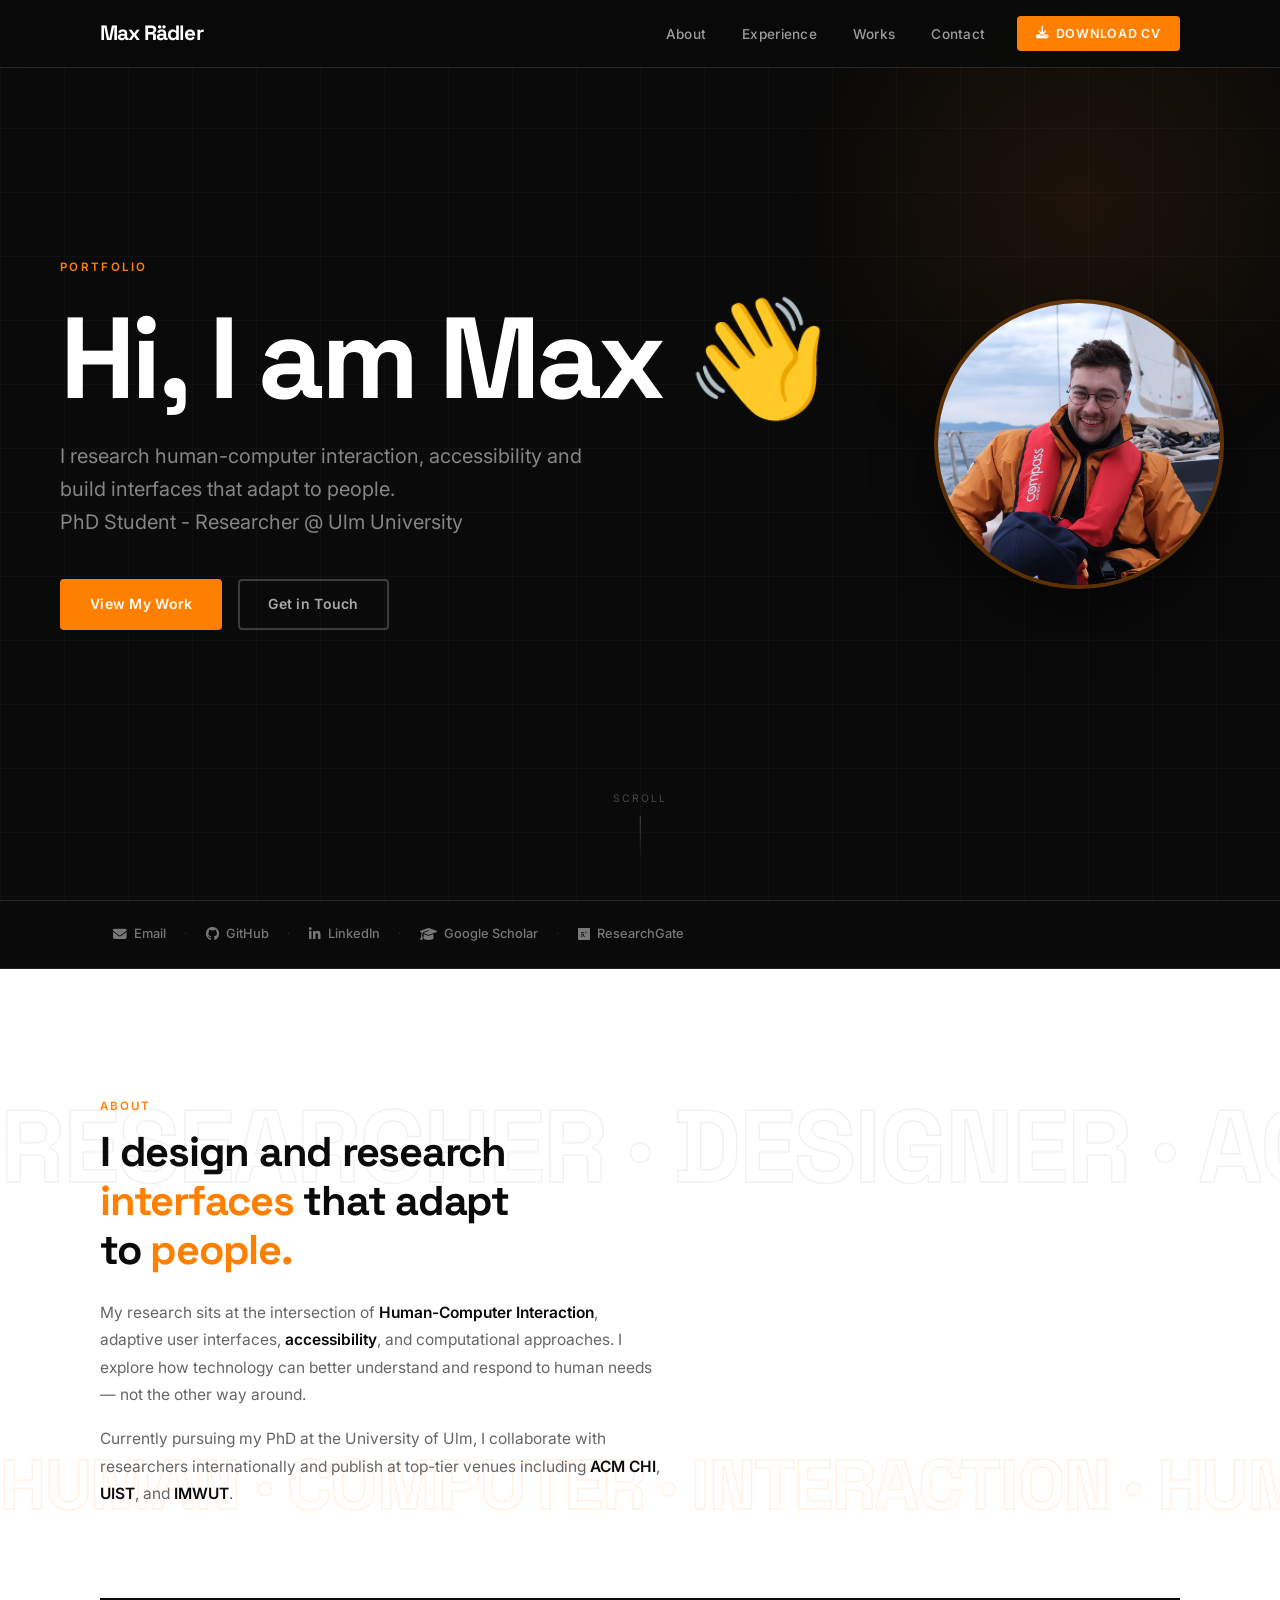
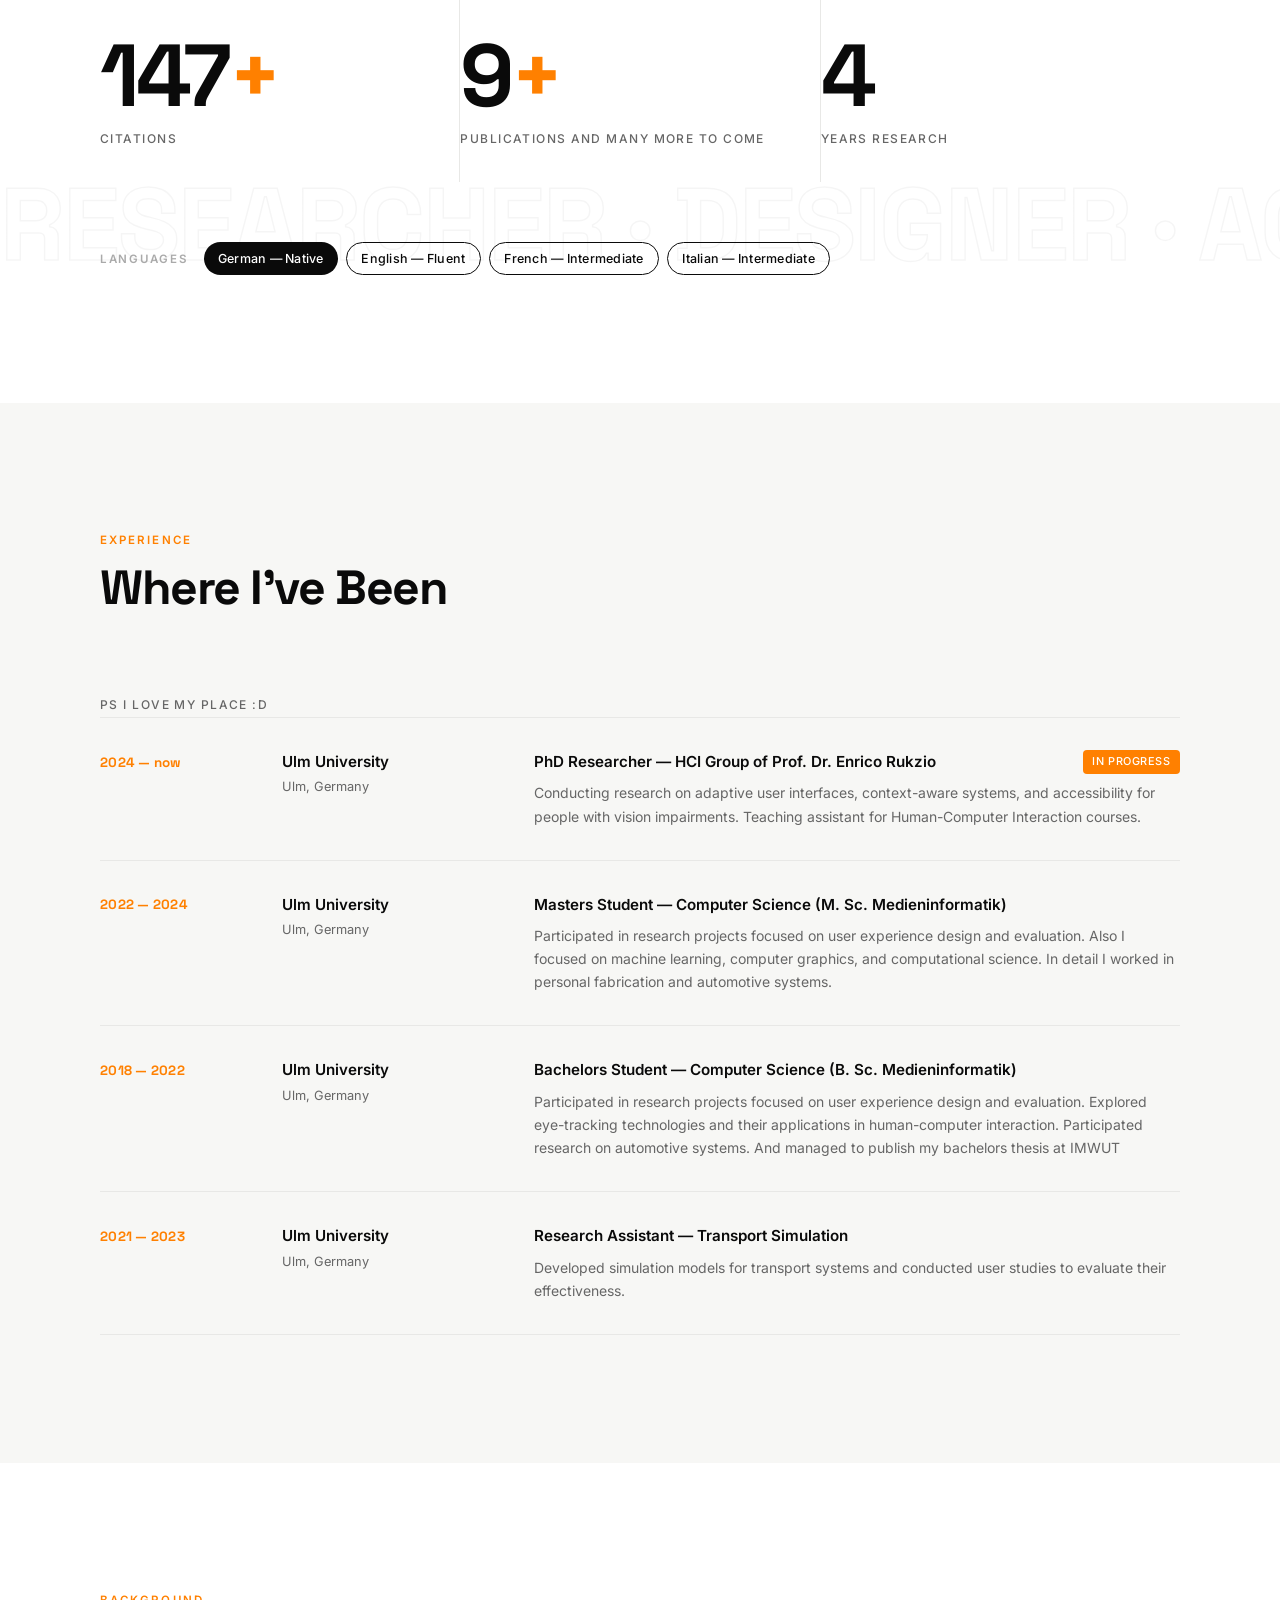
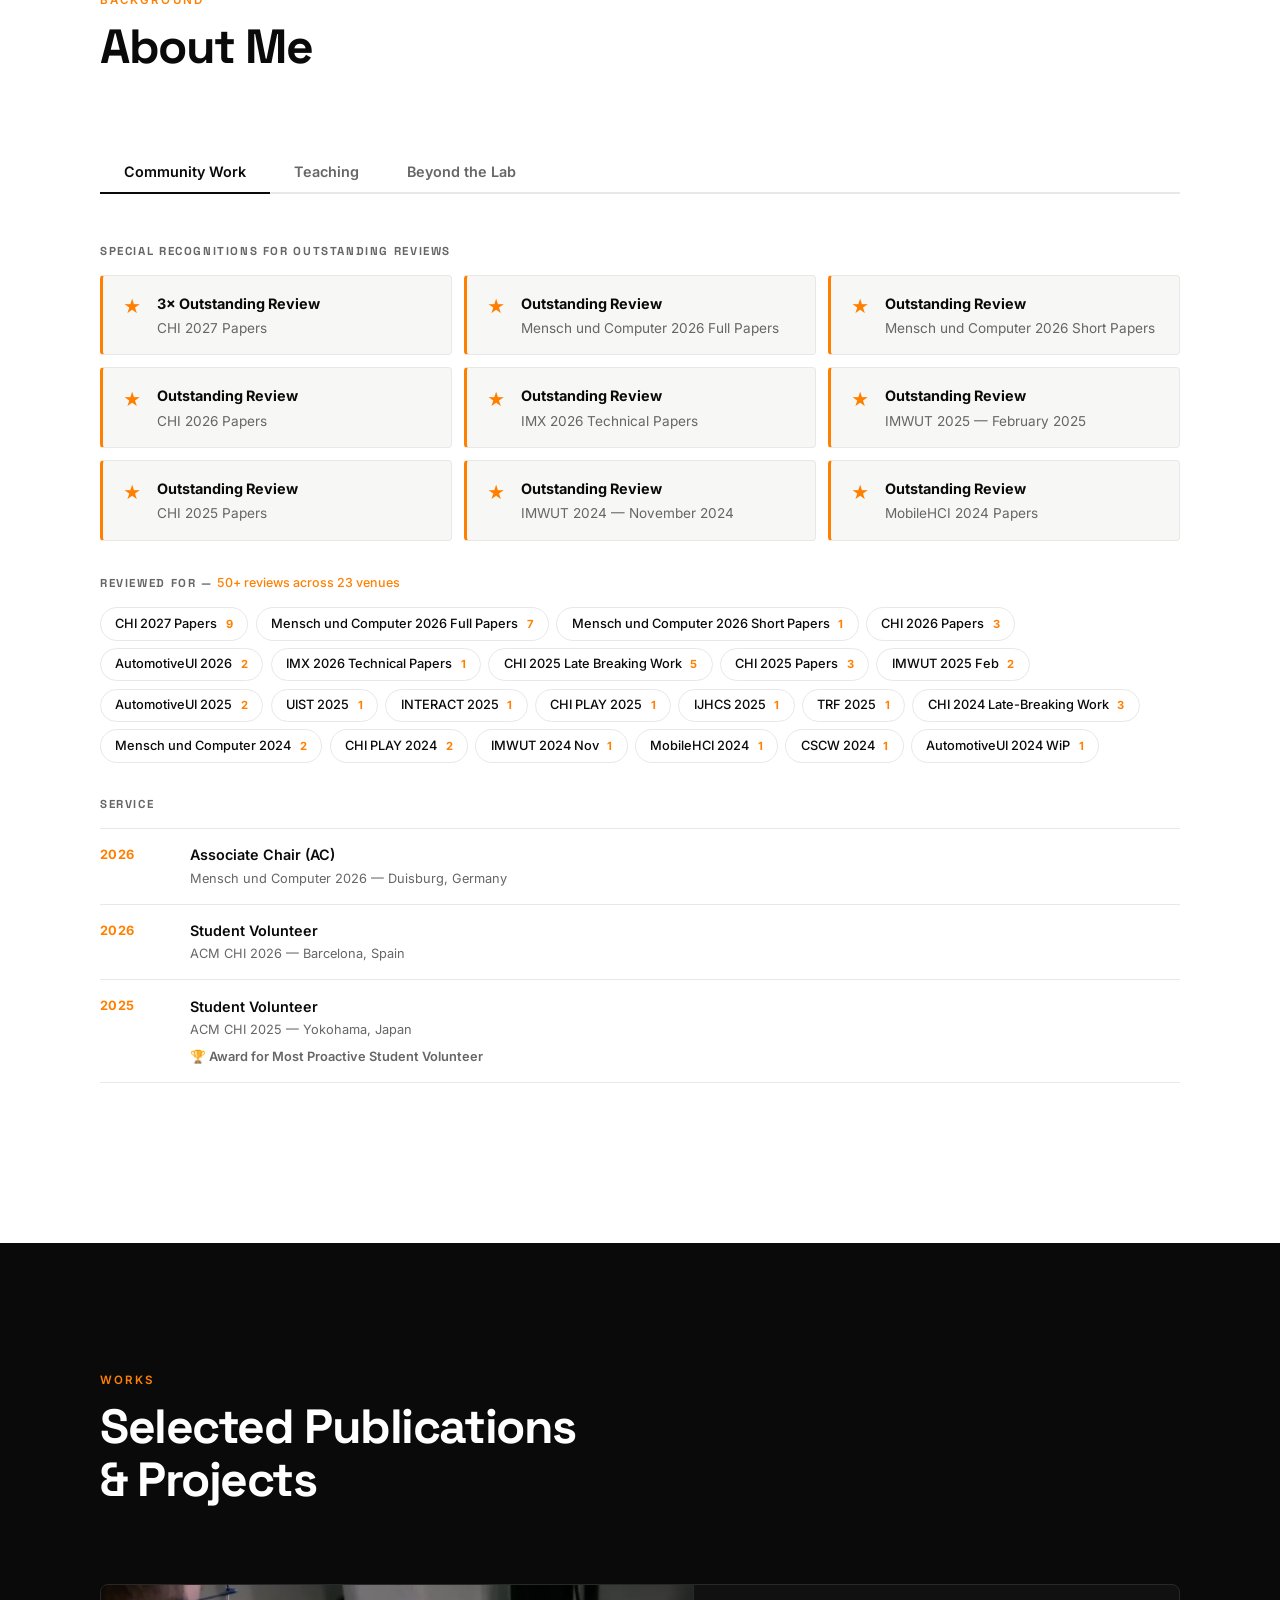
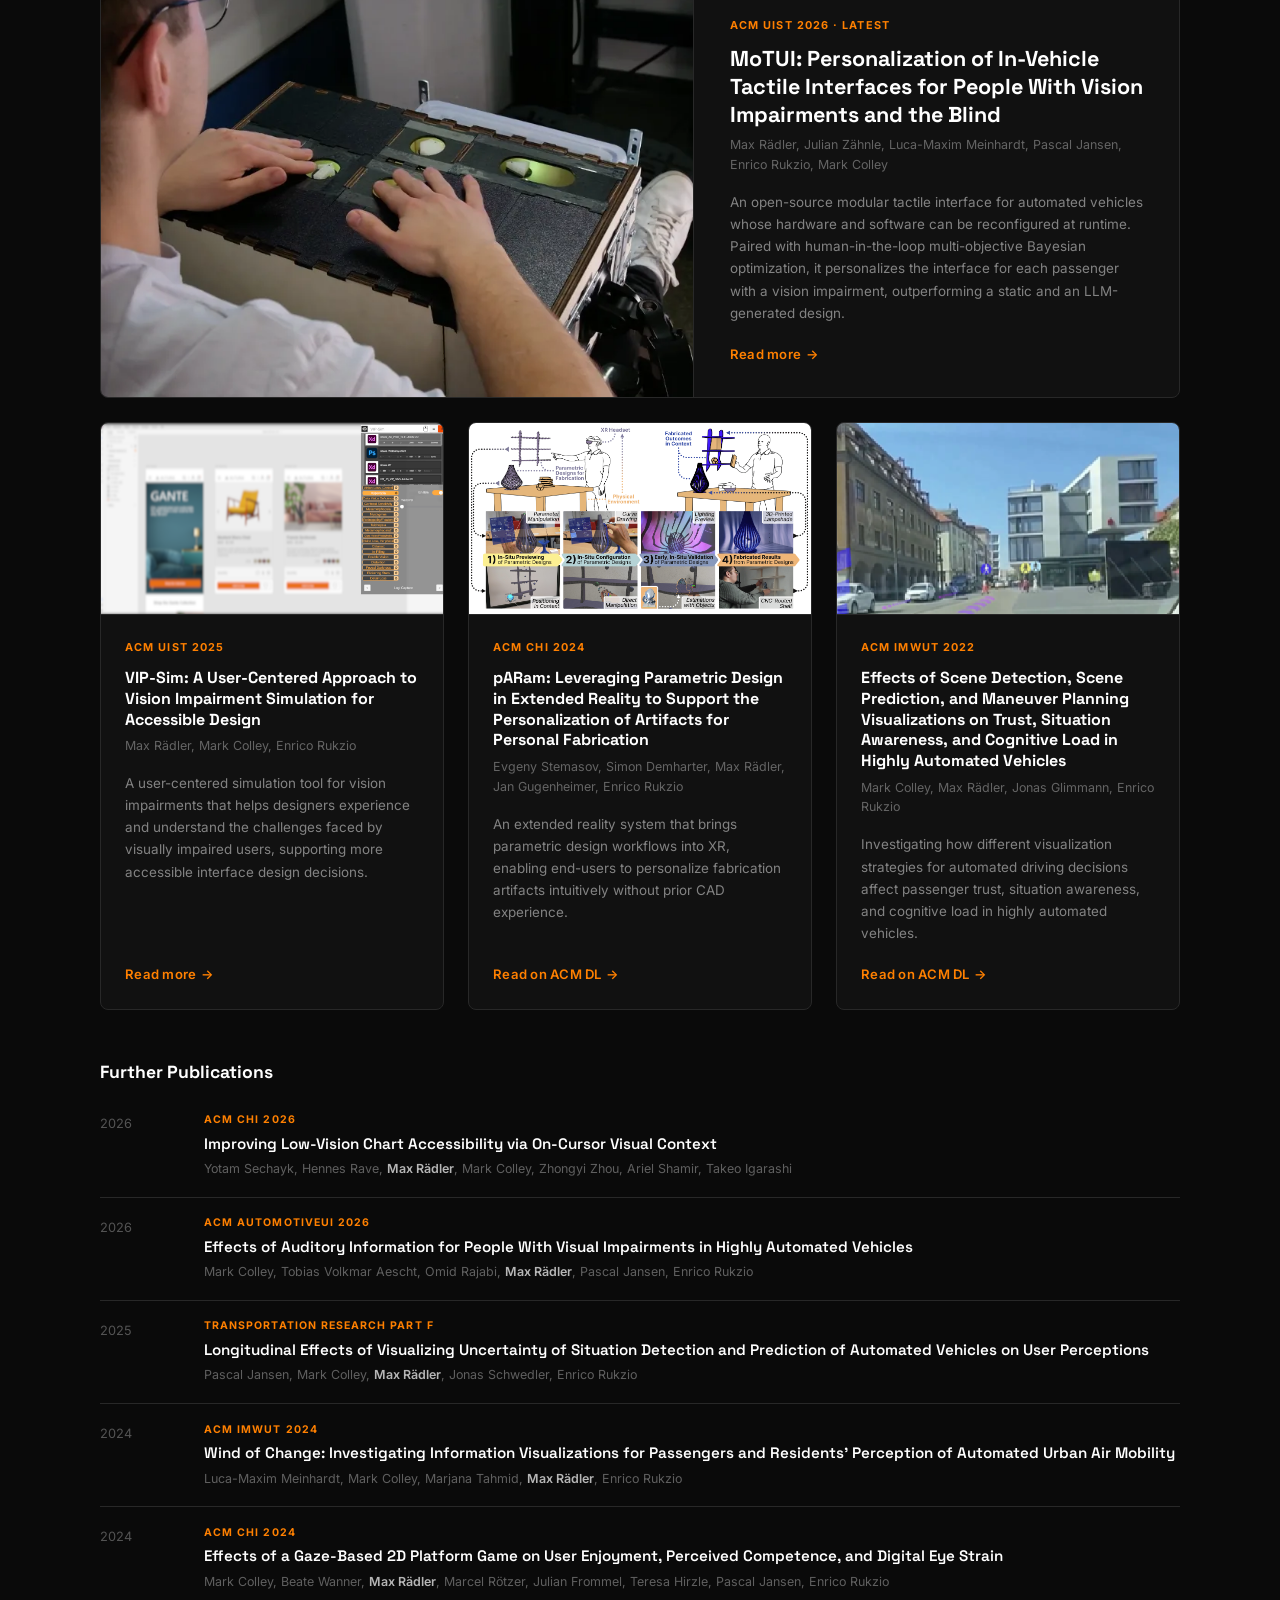
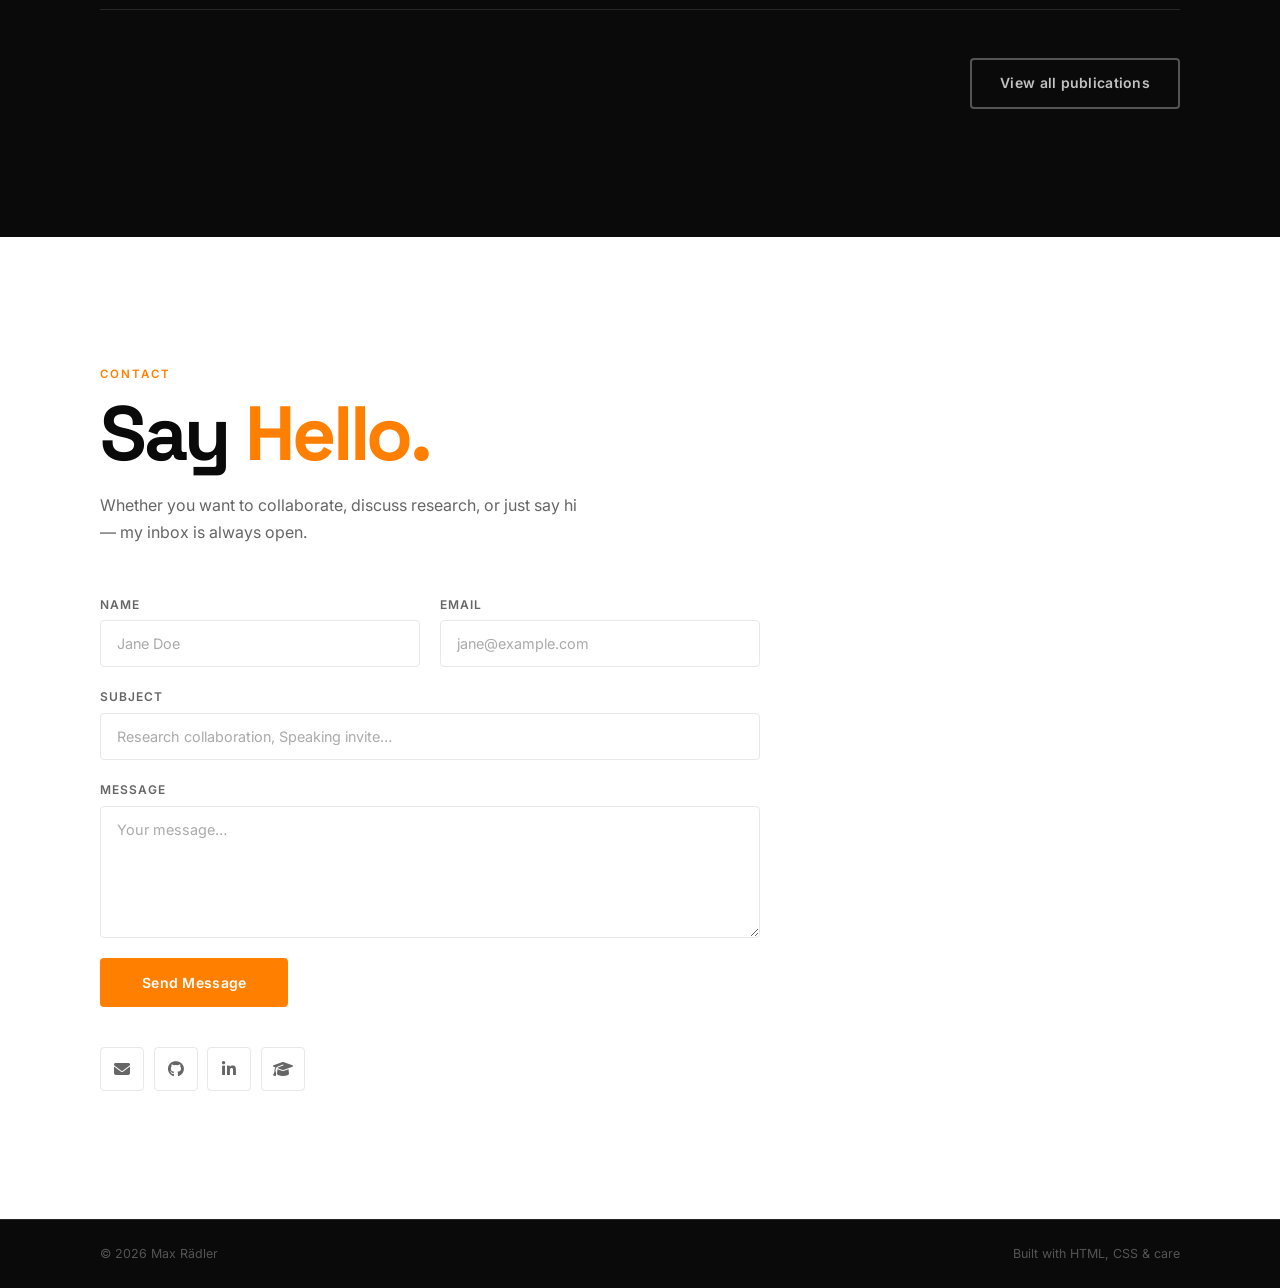
<file: index.html>
<!DOCTYPE html>
<html lang="en">
<head>
  <meta charset="UTF-8" />
  <meta name="viewport" content="width=device-width, initial-scale=1.0" />
  <meta name="description" content="Max Rädler — HCI Researcher at the University of Ulm. Portfolio of publications, projects, and contact." />
  <title>Max Rädler — Researcher</title>

  <link rel="preconnect" href="https://fonts.googleapis.com" />
  <link rel="preconnect" href="https://fonts.gstatic.com" crossorigin />
  <link href="https://fonts.googleapis.com/css2?family=Inter:wght@300;400;500;600&family=Space+Grotesk:wght@400;500;600;700;800&display=swap" rel="stylesheet" />
  <link rel="stylesheet" href="https://cdnjs.cloudflare.com/ajax/libs/font-awesome/6.5.0/css/all.min.css" />
  <link rel="stylesheet" href="assets/css/style.css" />
</head>
<body>

  <!-- ═══════════════════════════ NAV ═══════════════════════════ -->
  <header class="nav-header">
    <nav class="nav-inner">
      <a href="#hero" class="nav-logo">Max Rädler</a>
      <ul class="nav-links">
        <li><a href="#about">About</a></li>
        <li><a href="#experience">Experience</a></li>
        <li><a href="#works">Works</a></li>
        <li><a href="#contact">Contact</a></li>
      </ul>
      <a href="cv.pdf" download class="btn-cv">
        <i class="fas fa-download"></i> Download CV
      </a>
      <button class="nav-toggle" aria-label="Toggle navigation" aria-expanded="false">
        <span></span><span></span><span></span>
      </button>
    </nav>
  </header>

  <main>

    <!-- ═══════════════════════════ HERO ══════════════════════════ -->
    <section id="hero" class="section-hero">
      <div class="hero-inner">
        <div class="hero-text">
          <span class="hero-eyebrow">Portfolio</span>
          <h1 class="hero-title">
            Hi, I am Max
            <span class="wave" aria-hidden="true">👋</span>
          </h1>
          <p class="hero-sub">
            I research human-computer interaction, accessibility and build interfaces that adapt to people.<br>
            PhD Student - Researcher @ Ulm University
          </p>
          <div class="hero-cta">
            <a href="#works" class="btn-primary">View My Work</a>
            <a href="#contact" class="btn-ghost">Get in Touch</a>
          </div>
        </div>

        <div class="hero-photo-wrap">
          <!--
            ADD YOUR PHOTO:
            Replace the div below with:
            
            Recommended: square crop, min 600×600 px
          -->
          <img src="./assets/images/photo.jpeg" alt="Max Raedler" class="hero-photo" />
        </div>
      </div>
      <div class="scroll-hint" aria-hidden="true">
        <span>Scroll</span>
        <div class="scroll-line"></div>
      </div>
    </section>

    <!-- ══════════════════════ SOCIALS STRIP ══════════════════════ -->
    <div class="socials-strip">
      <div class="strip-inner">
        <a href="mailto:max.raedler@uni-ulm.de" class="social-link">
          <i class="fas fa-envelope"></i><span>Email</span>
        </a>
        <span class="strip-sep" aria-hidden="true">·</span>
        <a href="https://github.com/Max-Raed" target="_blank" rel="noopener" class="social-link">
          <i class="fab fa-github"></i><span>GitHub</span>
        </a>
        <span class="strip-sep" aria-hidden="true">·</span>
        <a href="https://www.linkedin.com/in/max-rädler-89177a2a4" target="_blank" rel="noopener" class="social-link">
          <i class="fab fa-linkedin-in"></i><span>LinkedIn</span>
        </a>
        <span class="strip-sep" aria-hidden="true">·</span>
        <a href="https://scholar.google.de/citations?user=HmSPxPsAAAAJ&hl" target="_blank" rel="noopener" class="social-link">
          <i class="fas fa-graduation-cap"></i><span>Google Scholar</span>
        </a>
        <span class="strip-sep" aria-hidden="true">·</span>
        <a href="https://www.researchgate.net/profile/Max-Raedler" target="_blank" rel="noopener" class="social-link">
          <i class="fab fa-researchgate"></i><span>ResearchGate</span>
        </a>
      </div>
    </div>

    <!-- ══════════════════════════ ABOUT ══════════════════════════ -->
    <section id="about" class="section-about">

      <!-- decorative scrolling text rows (aria-hidden) -->
      <div class="about-typo-bg" aria-hidden="true">
        <div class="typo-row typo-row--1">RESEARCHER&nbsp;·&nbsp;DESIGNER&nbsp;·&nbsp;ACCESSIBILITY&nbsp;·&nbsp;DESIGNER&nbsp;·&nbsp;RESEARCHER&nbsp;·&nbsp;DESIGNER&nbsp;·&nbsp;ACCESSIBILITY&nbsp;·&nbsp;DESIGNER&nbsp;·&nbsp;RESEARCHER&nbsp;·&nbsp;DESIGNER&nbsp;·&nbsp;ACCESSIBILITY&nbsp;·&nbsp;DESIGNER&nbsp;·&nbsp;</div>
        <div class="typo-row typo-row--2">HUMAN&nbsp;·&nbsp;COMPUTER&nbsp;·&nbsp;INTERACTION&nbsp;·&nbsp;HUMAN&nbsp;·&nbsp;COMPUTER&nbsp;·&nbsp;INTERACTION&nbsp;·&nbsp;HUMAN&nbsp;·&nbsp;COMPUTER&nbsp;·&nbsp;INTERACTION&nbsp;·&nbsp;HUMAN&nbsp;·&nbsp;COMPUTER&nbsp;·&nbsp;INTERACTION&nbsp;·&nbsp;</div>
        <div class="typo-row typo-row--3">RESEARCHER&nbsp;·&nbsp;DESIGNER&nbsp;·&nbsp;ACCESSIBILITY&nbsp;·&nbsp;DESIGNER&nbsp;·&nbsp;RESEARCHER&nbsp;·&nbsp;DESIGNER&nbsp;·&nbsp;ACCESSIBILITY&nbsp;·&nbsp;DESIGNER&nbsp;·&nbsp;RESEARCHER&nbsp;·&nbsp;DESIGNER&nbsp;·&nbsp;ACCESSIBILITY&nbsp;·&nbsp;DESIGNER&nbsp;·&nbsp;</div>
      </div>

      <div class="section-inner about-content">
        <div class="section-label">About</div>

        <div class="about-grid">
          <div class="about-text">
            <h2 class="about-headline">
              I design and research<br>
              <em class="accent">interfaces</em> that adapt<br>to <em class="accent">people.</em>
            </h2>
            <p>
              My research sits at the intersection of <strong>Human-Computer Interaction</strong>,
              adaptive user interfaces, <strong>accessibility</strong>, and computational approaches. I explore how technology can better
              understand and respond to human needs — not the other way around.
            </p>
            <p>
              Currently pursuing my PhD at the University of Ulm, I collaborate with researchers
              internationally and publish at top-tier venues including
              <strong>ACM CHI</strong>, <strong>UIST</strong>, and <strong>IMWUT</strong>.
            </p>
          </div>
          <div class="about-aside">
            <video src="assets/videos/demo.mp4" class="about-photo" autoplay loop muted playsinline></video>
          </div>
        </div>

        <!-- ── Stats ── -->
        <div class="stats-row">
          <div class="stat-item">
            <span class="stat-number" data-count="150" data-suffix="+">
              <span class="counter-val">0</span><span class="stat-suffix">+</span>
            </span>
            <span class="stat-label">Citations</span>
          </div>
          <div class="stat-item">
            <span class="stat-number" data-count="10" data-suffix="+">
              <span class="counter-val">0</span><span class="stat-suffix">+</span>
            </span>
            <span class="stat-label">Publications</span>
            <span class="stat-label">And many more to come</span>
          </div>
          <div class="stat-item">
            <span class="stat-number" data-count="5">
              <span class="counter-val">0</span>
            </span>
            <span class="stat-label">Years Research</span>
          </div>
        </div>

        <!-- ── Languages ── -->
        <div class="languages-row">
          <span class="lang-label">Languages</span>
          <div class="lang-badges">
            <span class="badge badge--solid">German — Native</span>
            <span class="badge badge--outline">English — Fluent</span>
            <span class="badge badge--outline">French — Intermediate</span>
            <span class="badge badge--outline">Italian — Intermediate</span>
            <!-- Add more: copy a badge span and adjust text -->
          </div>
        </div>

      </div>
    </section>

    <!-- ══════════════════════ EXPERIENCE ══════════════════════════ -->
    <section id="experience" class="section-experience">
      <div class="section-inner">
        <div class="section-label">Experience</div>
        <h2 class="section-title">Where I've Been</h2>
        <span class="stat-label">PS I love my place :D</span>
        <div class="exp-list">

          <div class="exp-item">
            <div class="exp-year">2024 — now</div>
            <div class="exp-place">
              <strong>Ulm University</strong>
              <span>Ulm, Germany</span>
            </div>
            <div class="exp-desc">
              <span class="exp-role">PhD Researcher — HCI Group of Prof. Dr. Enrico Rukzio<span class="badge badge--accent align-right">In Progress</span></span> 
              
              <p>Conducting research on adaptive user interfaces, context-aware systems, and
                 accessibility for people with vision impairments. Teaching assistant for Human-Computer Interaction courses.</p>
            </div>
          </div>

          <div class="exp-item">
            <div class="exp-year">2022 — 2024</div>
            <div class="exp-place">
              <strong>Ulm University</strong>
              <span>Ulm, Germany</span>
            </div>
            <div class="exp-desc">
              <span class="exp-role">Masters Student — Computer Science (M. Sc. Medieninformatik)</span>
              <p>Participated in research projects focused on user experience design and evaluation. Also I focused on machine learning, computer graphics, and computational science. In detail I worked in personal fabrication and automotive systems.</p>
            </div>
          </div>

          <div class="exp-item">
            <div class="exp-year">2018 — 2022</div>
            <div class="exp-place">
              <strong>Ulm University</strong>
              <span>Ulm, Germany</span>
            </div>
            <div class="exp-desc">
              <span class="exp-role">Bachelors Student — Computer Science (B. Sc. Medieninformatik)</span>
              <p>Participated in research projects focused on user experience design and evaluation. Explored eye-tracking technologies and their applications in human-computer interaction. Participated research on automotive systems. And managed to publish my bachelors thesis at IMWUT</p>
            </div>
          </div>

          <div class="exp-item">
            <div class="exp-year">2021 — 2023</div>
            <div class="exp-place">
              <strong>Ulm University</strong>
              <span>Ulm, Germany</span>
            </div>
            <div class="exp-desc">
              <span class="exp-role">Research Assistant — Transport Simulation</span>
              <p>Developed simulation models for transport systems and conducted user studies to evaluate their effectiveness.</p>
            </div>
          </div>

        </div>
      </div>
    </section>

    <!-- ══════════════════ EDUCATION & SKILLS ══════════════════════ -->
    <section id="education" class="section-edu-skills">
      <div class="section-inner">
        <div class="section-label">Background</div>
        <h2 class="section-title">About Me</h2>

        <div class="tabs">
          <button class="tab-btn active" data-tab="tab-experience">Community Work</button>
          <button class="tab-btn" data-tab="tab-teaching">Teaching</button>
          <button class="tab-btn" data-tab="tab-aboutme">Beyond the Lab</button>
        </div>

        <!-- ══ Community Work panel ══ -->
        <div class="tab-panel active" id="tab-experience">

          <!-- Special Recognitions for Outstanding Reviews -->
          <div class="community-group">
            <h4 class="community-group-title">Special Recognitions for Outstanding Reviews</h4>
            <div class="outstanding-wrap">
              <div class="outstanding-card">
                <span class="outstanding-star">★</span>
                <div>
                  <span class="outstanding-label">3× Outstanding Review</span>
                  <p>CHI 2027 Papers</p>
                </div>
              </div>
              <div class="outstanding-card">
                <span class="outstanding-star">★</span>
                <div>
                  <span class="outstanding-label">Outstanding Review</span>
                  <p>Mensch und Computer 2026 Full Papers</p>
                </div>
              </div>
              <div class="outstanding-card">
                <span class="outstanding-star">★</span>
                <div>
                  <span class="outstanding-label">Outstanding Review</span>
                  <p>Mensch und Computer 2026 Short Papers</p>
                </div>
              </div>
              <div class="outstanding-card">
                <span class="outstanding-star">★</span>
                <div>
                  <span class="outstanding-label">Outstanding Review</span>
                  <p>CHI 2026 Papers</p>
                </div>
              </div>
              <div class="outstanding-card">
                <span class="outstanding-star">★</span>
                <div>
                  <span class="outstanding-label">Outstanding Review</span>
                  <p>IMX 2026 Technical Papers</p>
                </div>
              </div>
              <div class="outstanding-card">
                <span class="outstanding-star">★</span>
                <div>
                  <span class="outstanding-label">Outstanding Review</span>
                  <p>IMWUT 2025 — February 2025</p>
                </div>
              </div>
              <div class="outstanding-card">
                <span class="outstanding-star">★</span>
                <div>
                  <span class="outstanding-label">Outstanding Review</span>
                  <p>CHI 2025 Papers</p>
                </div>
              </div>
              <div class="outstanding-card">
                <span class="outstanding-star">★</span>
                <div>
                  <span class="outstanding-label">Outstanding Review</span>
                  <p>IMWUT 2024 — November 2024</p>
                </div>
              </div>
              <div class="outstanding-card">
                <span class="outstanding-star">★</span>
                <div>
                  <span class="outstanding-label">Outstanding Review</span>
                  <p>MobileHCI 2024 Papers</p>
                </div>
              </div>
            </div>
          </div>

          <!-- Review stat + venues -->
          <div class="community-group">
            <h4 class="community-group-title">Reviewed For — <span class="community-count">50+ reviews across 23 venues</span></h4>
            <div class="community-tags">
              <!-- 2027 -->
              <span class="community-tag">CHI 2027 Papers <b>9</b></span>
              <!-- 2026 -->
              <span class="community-tag">Mensch und Computer 2026 Full Papers <b>7</b></span>
              <span class="community-tag">Mensch und Computer 2026 Short Papers <b>1</b></span>
              <span class="community-tag">CHI 2026 Papers <b>3</b></span>
              <span class="community-tag">AutomotiveUI 2026 <b>2</b></span>
              <span class="community-tag">IMX 2026 Technical Papers <b>1</b></span>
              <!-- 2025 -->
              <span class="community-tag">CHI 2025 Late Breaking Work <b>5</b></span>
              <span class="community-tag">CHI 2025 Papers <b>3</b></span>
              <span class="community-tag">IMWUT 2025 Feb <b>2</b></span>
              <span class="community-tag">AutomotiveUI 2025 <b>2</b></span>
              <span class="community-tag">UIST 2025 <b>1</b></span>
              <span class="community-tag">INTERACT 2025 <b>1</b></span>
              <span class="community-tag">CHI PLAY 2025 <b>1</b></span>
              <span class="community-tag">IJHCS 2025 <b>1</b></span>
              <span class="community-tag">TRF 2025 <b>1</b></span>
              <!-- 2024 -->
              <span class="community-tag">CHI 2024 Late-Breaking Work <b>3</b></span>
              <span class="community-tag">Mensch und Computer 2024 <b>2</b></span>
              <span class="community-tag">CHI PLAY 2024 <b>2</b></span>
              <span class="community-tag">IMWUT 2024 Nov <b>1</b></span>
              <span class="community-tag">MobileHCI 2024 <b>1</b></span>
              <span class="community-tag">CSCW 2024 <b>1</b></span>
              <span class="community-tag">AutomotiveUI 2024 WiP <b>1</b></span>
            </div>
          </div>

          <!-- Service -->
          <div class="community-group">
            <h4 class="community-group-title">Service</h4>
            <div class="service-list">
              <div class="service-item">
                <span class="service-year">2026</span>
                <div class="service-detail">
                  <strong>Associate Chair (AC)</strong>
                  <span>Mensch und Computer 2026 — Duisburg, Germany</span>
                </div>
              </div>
              <div class="service-item">
                <span class="service-year">2026</span>
                <div class="service-detail">
                  <strong>Student Volunteer</strong>
                  <span>ACM CHI 2026 — Barcelona, Spain</span>
                </div>
              </div>
              <div class="service-item">
                <span class="service-year">2025</span>
                <div class="service-detail">
                  <strong>Student Volunteer</strong>
                  <span>ACM CHI 2025 — Yokohama, Japan</span>
                  <span class="service-award">🏆 Award for Most Proactive Student Volunteer</span>
                </div>
              </div>
            </div>
          </div>

        </div>

        <!-- ══ Teaching panel ══ -->
        <div class="tab-panel" id="tab-teaching">

          <!-- supervision summary stats -->
          <div class="teaching-stats">
            <div class="teaching-stat-item">
              <span class="teaching-stat-num">10+</span>
              <span class="teaching-stat-label">Bachelor Theses</span>
            </div>
            <div class="teaching-stat-item">
              <span class="teaching-stat-num">4</span>
              <span class="teaching-stat-label">Master Theses</span>
            </div>
            <div class="teaching-stat-item">
              <span class="teaching-stat-num">10+</span>
              <span class="teaching-stat-label">Projects</span>
            </div>
          </div>

          <!-- year-by-year supervision breakdown -->
          <div class="community-group">
            <h4 class="community-group-title">Supervised by Year</h4>
            <div class="supervision-table">
              <div class="supervision-head">
                <span>Year</span><span>BSc</span><span>MSc</span><span>Projects</span>
              </div>
              <div class="supervision-row">
                <span class="supervision-year">2026</span>
                <span>7</span><span>2</span><span>3</span>
              </div>
              <div class="supervision-row">
                <span class="supervision-year">2025</span>
                <span>3</span><span>2</span><span>3</span>
              </div>
              <div class="supervision-row">
                <span class="supervision-year">2024</span>
                <span>2</span><span>—</span><span>1</span>
              </div>
            </div>
          </div>

          <!-- lectures & exercises side by side -->
          <div class="teaching-courses">

            <div class="community-group">
              <h4 class="community-group-title">Lectures</h4>
              <div class="teaching-list">
                <div class="teaching-item">
                  <span class="teaching-year">2024 – 2026</span>
                  <div class="teaching-detail">
                    <strong>User-Centered Design for Interactive Systems</strong>
                    <span>Statistics — Ulm University</span>
                  </div>
                </div>
                <div class="teaching-item">
                  <span class="teaching-year">2026</span>
                  <div class="teaching-detail">
                    <strong>Human-Computer Interaction</strong>
                    <span>Statistics — Ulm University</span>
                  </div>
                </div>
              </div>
            </div>

            <div class="community-group">
              <h4 class="community-group-title">Exercises</h4>
              <div class="teaching-list">
                <div class="teaching-item">
                  <span class="teaching-year">2024 – 2026</span>
                  <div class="teaching-detail">
                    <strong>User-Centered Design for Interactive Systems</strong>
                    <span>Full Exercise — Ulm University</span>
                  </div>
                </div>
              </div>
            </div>

          </div>
        </div>

        <!-- ══ About Me / Life photos panel ══ -->
        <div class="tab-panel" id="tab-aboutme">
          <p class="life-intro">
            📸 A few glimpses into life outside the lab —
            things I make, places I go, moments worth keeping.
          </p>
          <div class="life-grid">

            <div class="life-photo-card">
              <img src="assets/images/galery (1).jpeg" alt="" loading="lazy" />
              <span class="life-caption">Learing Kanji in Japan</span>
            </div>
            <div class="life-photo-card">
              <img src="assets/images/galery (2).jpeg" alt="" loading="lazy" />
              <span class="life-caption">Proto Azzuro in Italy, shot on a Fuji XT-50 with Viltrox 56mm f1.4</span>
            </div>
            <div class="life-photo-card">
              <img src="assets/images/galery (3).jpeg" alt="" loading="lazy" />
              <span class="life-caption">Friday night ... time to tinker something (a soundboard) in our lab</span>
            </div>
            <div class="life-photo-card">
              <img src="assets/images/galery (4).jpeg" alt="" loading="lazy" />
              <span class="life-caption">Bastia in France, shot on a Fuji XT-50 with Viltrox 56mm f1.4</span>
            </div>
            <div class="life-photo-card">
              <img src="assets/images/galery (5).jpeg" alt="" loading="lazy" />
              <span class="life-caption">Combination of interests and hobbies (Sailing and DJing)</span>
            </div>
            <div class="life-photo-card">
              <img src="assets/images/galery (6).jpeg" alt="" loading="lazy" />
              <span class="life-caption">Black beach in Iceland,shot on a Fuji X-100</span>
            </div>
            <!--
              HOW TO ADD A PHOTO:
              Replace the life-photo-placeholder div with:
              <img src="../assets/images/life/your-photo.jpg" alt="brief description" />
              Then update the caption.
            -->

          </div>
        </div>

      </div>
    </section>

    <!-- ════════════════════════ WORKS ════════════════════════════ -->
    <!--
      HOW TO ADD A NEW PAPER / PROJECT:
        1. Copy works/template.html  →  works/your-paper-slug.html
        2. Fill in all the [placeholder] fields in the new file
        3. Copy the <article class="work-card"> block below
        4. Update href, work-tag, work-title, work-subtitle, work-excerpt
        5. Replace the image placeholder with a real <img> when ready
    -->
    <section id="works" class="section-works">
      <div class="section-inner">
        <div class="section-label section-label--light">Works</div>
        <h2 class="section-title section-title--light">
          Selected Publications<br>&amp; Projects
        </h2>

        <div class="works-grid">

          <!-- ── MoTUI · UIST 2026 (featured, spans full row) ── -->
          <article class="work-card work-card--featured">
            <a href="works/motui.html" class="work-img-wrap" tabindex="-1" aria-hidden="true">
              <img src="assets/images/motui.webp" alt="MoTUI teaser" class="work-img" />
            </a>
            <div class="work-card-body">
              <span class="work-tag">ACM UIST 2026 · Latest</span>
              <h3 class="work-title">
                <a href="works/motui.html">MoTUI: Personalization of In-Vehicle Tactile Interfaces for People With Vision Impairments and the Blind</a>
              </h3>
              <h4 class="work-subtitle">Max Rädler, Julian Zähnle, Luca-Maxim Meinhardt, Pascal Jansen, Enrico Rukzio, Mark Colley</h4>
              <p class="work-excerpt">
                An open-source modular tactile interface for automated vehicles whose hardware and
                software can be reconfigured at runtime. Paired with human-in-the-loop multi-objective
                Bayesian optimization, it personalizes the interface for each passenger with a vision
                impairment, outperforming a static and an LLM-generated design.
              </p>
              <a href="works/motui.html" class="work-read-more">Read more <span aria-hidden="true">→</span></a>
            </div>
          </article>

          <!-- ── VIP-Sim · UIST 2025 ── -->
          <article class="work-card">
            <a href="works/vip-sim.html" class="work-img-wrap" tabindex="-1" aria-hidden="true">
              <img src="assets/images/vipsim.png" alt="VIP-Sim teaser" class="work-img" />
            </a>
            <div class="work-card-body">
              <span class="work-tag">ACM UIST 2025</span>
              <h3 class="work-title">
                <a href="works/vip-sim.html">VIP-Sim: A User-Centered Approach to Vision Impairment Simulation for Accessible Design</a>
              </h3>
              <h4 class="work-subtitle">Max Rädler, Mark Colley, Enrico Rukzio</h4>
              <p class="work-excerpt">
                A user-centered simulation tool for vision impairments that helps designers
                experience and understand the challenges faced by visually impaired users,
                supporting more accessible interface design decisions.
              </p>
              <a href="works/vip-sim.html" class="work-read-more">Read more <span aria-hidden="true">→</span></a>
            </div>
          </article>

          <!-- ── pARam · CHI 2024 ── -->
          <article class="work-card">
            <a href="https://dl.acm.org/doi/full/10.1145/3613904.3642083" target="_blank" rel="noopener" class="work-img-wrap" tabindex="-1" aria-hidden="true">
              <img src="assets/images/param.png" alt="pARam teaser" class="work-img" />
            </a>
            <div class="work-card-body">
              <span class="work-tag">ACM CHI 2024</span>
              <h3 class="work-title">
                <a href="https://dl.acm.org/doi/full/10.1145/3613904.3642083" target="_blank" rel="noopener">pARam: Leveraging Parametric Design in Extended Reality to Support the Personalization of Artifacts for Personal Fabrication</a>
              </h3>
              <h4 class="work-subtitle">Evgeny Stemasov, Simon Demharter, Max Rädler, Jan Gugenheimer, Enrico Rukzio</h4>
              <p class="work-excerpt">
                An extended reality system that brings parametric design workflows into XR,
                enabling end-users to personalize fabrication artifacts intuitively without
                prior CAD experience.
              </p>
              <a href="https://dl.acm.org/doi/full/10.1145/3613904.3642083" target="_blank" rel="noopener" class="work-read-more">Read on ACM DL <span aria-hidden="true">→</span></a>
            </div>
          </article>

          <!-- ── Automated Vehicles · IMWUT 2022 ── -->
          <article class="work-card">
            <a href="https://dl.acm.org/doi/abs/10.1145/3534609" target="_blank" rel="noopener" class="work-img-wrap" tabindex="-1" aria-hidden="true">
              <img src="assets/images/fact.png" alt="Automated vehicles study teaser" class="work-img" />
            </a>
            <div class="work-card-body">
              <span class="work-tag">ACM IMWUT 2022</span>
              <h3 class="work-title">
                <a href="https://dl.acm.org/doi/abs/10.1145/3534609" target="_blank" rel="noopener">Effects of Scene Detection, Scene Prediction, and Maneuver Planning Visualizations on Trust, Situation Awareness, and Cognitive Load in Highly Automated Vehicles</a>
              </h3>
              <h4 class="work-subtitle">Mark Colley, Max Rädler, Jonas Glimmann, Enrico Rukzio</h4>
              <p class="work-excerpt">
                Investigating how different visualization strategies for automated driving decisions
                affect passenger trust, situation awareness, and cognitive load in highly
                automated vehicles.
              </p>
              <a href="https://dl.acm.org/doi/abs/10.1145/3534609" target="_blank" rel="noopener" class="work-read-more">Read on ACM DL <span aria-hidden="true">→</span></a>
            </div>
          </article>

        </div>

        <!-- ── Further publications (co-authored, no subpage) ── -->
        <div class="pub-list">
          <h3 class="pub-list-title">Further Publications</h3>

          <div class="pub-item">
            <span class="pub-year">2026</span>
            <div class="pub-body">
              <span class="pub-venue">ACM CHI 2026</span>
              <a href="https://doi.org/10.1145/3772318.3791165" target="_blank" rel="noopener" class="pub-title">Improving Low-Vision Chart Accessibility via On-Cursor Visual Context</a>
              <span class="pub-authors">Yotam Sechayk, Hennes Rave, <b>Max Rädler</b>, Mark Colley, Zhongyi Zhou, Ariel Shamir, Takeo Igarashi</span>
            </div>
          </div>

          <div class="pub-item">
            <span class="pub-year">2026</span>
            <div class="pub-body">
              <span class="pub-venue">ACM AutomotiveUI 2026</span>
              <a href="https://doi.org/10.1145/3828157.3828774" target="_blank" rel="noopener" class="pub-title">Effects of Auditory Information for People With Visual Impairments in Highly Automated Vehicles</a>
              <span class="pub-authors">Mark Colley, Tobias Volkmar Aescht, Omid Rajabi, <b>Max Rädler</b>, Pascal Jansen, Enrico Rukzio</span>
            </div>
          </div>

          <div class="pub-item">
            <span class="pub-year">2025</span>
            <div class="pub-body">
              <span class="pub-venue">Transportation Research Part F</span>
              <a href="https://doi.org/10.1016/j.trf.2025.05.013" target="_blank" rel="noopener" class="pub-title">Longitudinal Effects of Visualizing Uncertainty of Situation Detection and Prediction of Automated Vehicles on User Perceptions</a>
              <span class="pub-authors">Pascal Jansen, Mark Colley, <b>Max Rädler</b>, Jonas Schwedler, Enrico Rukzio</span>
            </div>
          </div>

          <div class="pub-item">
            <span class="pub-year">2024</span>
            <div class="pub-body">
              <span class="pub-venue">ACM IMWUT 2024</span>
              <a href="https://doi.org/10.1145/3699753" target="_blank" rel="noopener" class="pub-title">Wind of Change: Investigating Information Visualizations for Passengers and Residents' Perception of Automated Urban Air Mobility</a>
              <span class="pub-authors">Luca-Maxim Meinhardt, Mark Colley, Marjana Tahmid, <b>Max Rädler</b>, Enrico Rukzio</span>
            </div>
          </div>

          <div class="pub-item">
            <span class="pub-year">2024</span>
            <div class="pub-body">
              <span class="pub-venue">ACM CHI 2024</span>
              <a href="https://doi.org/10.1145/3613904.3641909" target="_blank" rel="noopener" class="pub-title">Effects of a Gaze-Based 2D Platform Game on User Enjoyment, Perceived Competence, and Digital Eye Strain</a>
              <span class="pub-authors">Mark Colley, Beate Wanner, <b>Max Rädler</b>, Marcel Rötzer, Julian Frommel, Teresa Hirzle, Pascal Jansen, Enrico Rukzio</span>
            </div>
          </div>
        </div>

        <div class="works-footer">
          <a href="https://scholar.google.de/citations?user=HmSPxPsAAAAJ&hl" class="btn-ghost btn-ghost--light">View all publications</a>
        </div>
      </div>
    </section>

    <!-- ════════════════════════ CONTACT ══════════════════════════ -->
    <section id="contact" class="section-contact">
      <div class="section-inner">
        <div class="section-label">Contact</div>
        <h2 class="section-title contact-title">
          Say <em class="accent">Hello.</em>
        </h2>
        <p class="contact-intro">
          Whether you want to collaborate, discuss research, or just say hi —
          my inbox is always open.
        </p>

        <!--
          FORMSPREE SETUP (free, works with GitHub Pages):
            1. Go to https://formspree.io and sign up for free
            2. Click "New Form" and enter your email: hci.uniulm@gmail.com
            3. Copy your form ID (looks like: xpzgkwqr)
            4. Replace YOUR_FORM_ID below with your actual ID
        -->
        <form
          class="contact-form"
          action="https://formspree.io/f/xgornjnz"
          method="POST"
        >
          <div class="form-row form-row--2">
            <div class="form-group">
              <label for="name">Name</label>
              <input type="text" id="name" name="name" placeholder="Jane Doe" required />
            </div>
            <div class="form-group">
              <label for="email">Email</label>
              <input type="email" id="email" name="email" placeholder="jane@example.com" required />
            </div>
          </div>
          <div class="form-group">
            <label for="subject">Subject</label>
            <input type="text" id="subject" name="subject" placeholder="Research collaboration, Speaking invite…" required />
          </div>
          <div class="form-group">
            <label for="message">Message</label>
            <textarea id="message" name="message" rows="6" placeholder="Your message…" required></textarea>
          </div>
          <button type="submit" class="btn-primary btn-submit">Send Message</button>
          <div class="form-success" id="form-success" hidden>
            ✓ Message sent — I'll get back to you soon!
          </div>
        </form>

        <div class="contact-socials">
          <a href="mailto:max.raedler@uni-ulm.de" class="contact-social-link" title="Email">
            <i class="fas fa-envelope"></i>
          </a>
          <a href="https://github.com/Max-Raed" target="_blank" rel="noopener" class="contact-social-link" title="GitHub">
            <i class="fab fa-github"></i>
          </a>
          <a href="www.linkedin.com/in/max-rädler-89177a2a4" target="_blank" rel="noopener" class="contact-social-link" title="LinkedIn">
            <i class="fab fa-linkedin-in"></i>
          </a>
          <a href="https://scholar.google.de/citations?user=HmSPxPsAAAAJ&hl" target="_blank" rel="noopener" class="contact-social-link" title="Google Scholar">
            <i class="fas fa-graduation-cap"></i>
          </a>
        </div>

      </div>
    </section>

  </main>

  <footer class="site-footer">
    <div class="footer-inner">
      <span>© 2026 Max Rädler</span>
      <span>Built with HTML, CSS &amp; care</span>
    </div>
  </footer>

  <script src="assets/js/main.js"></script>
</body>
</html>
</file>
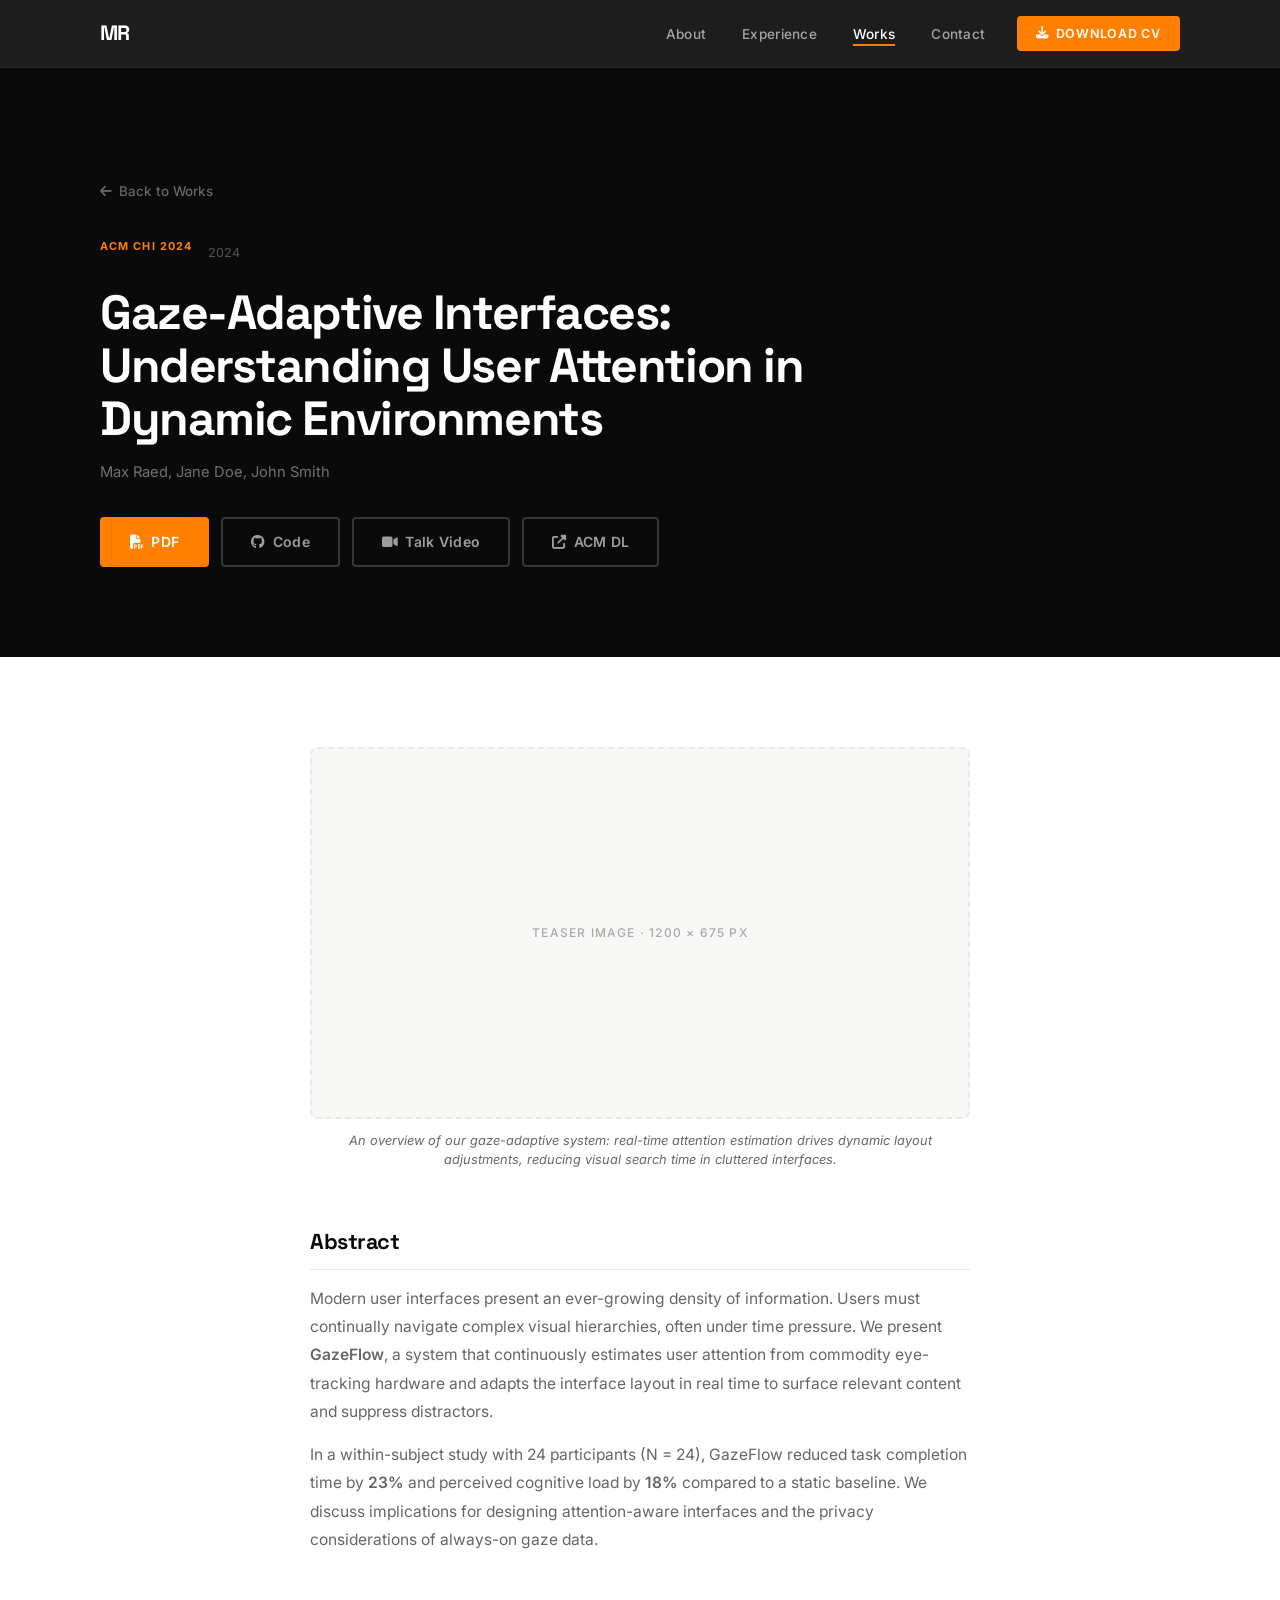
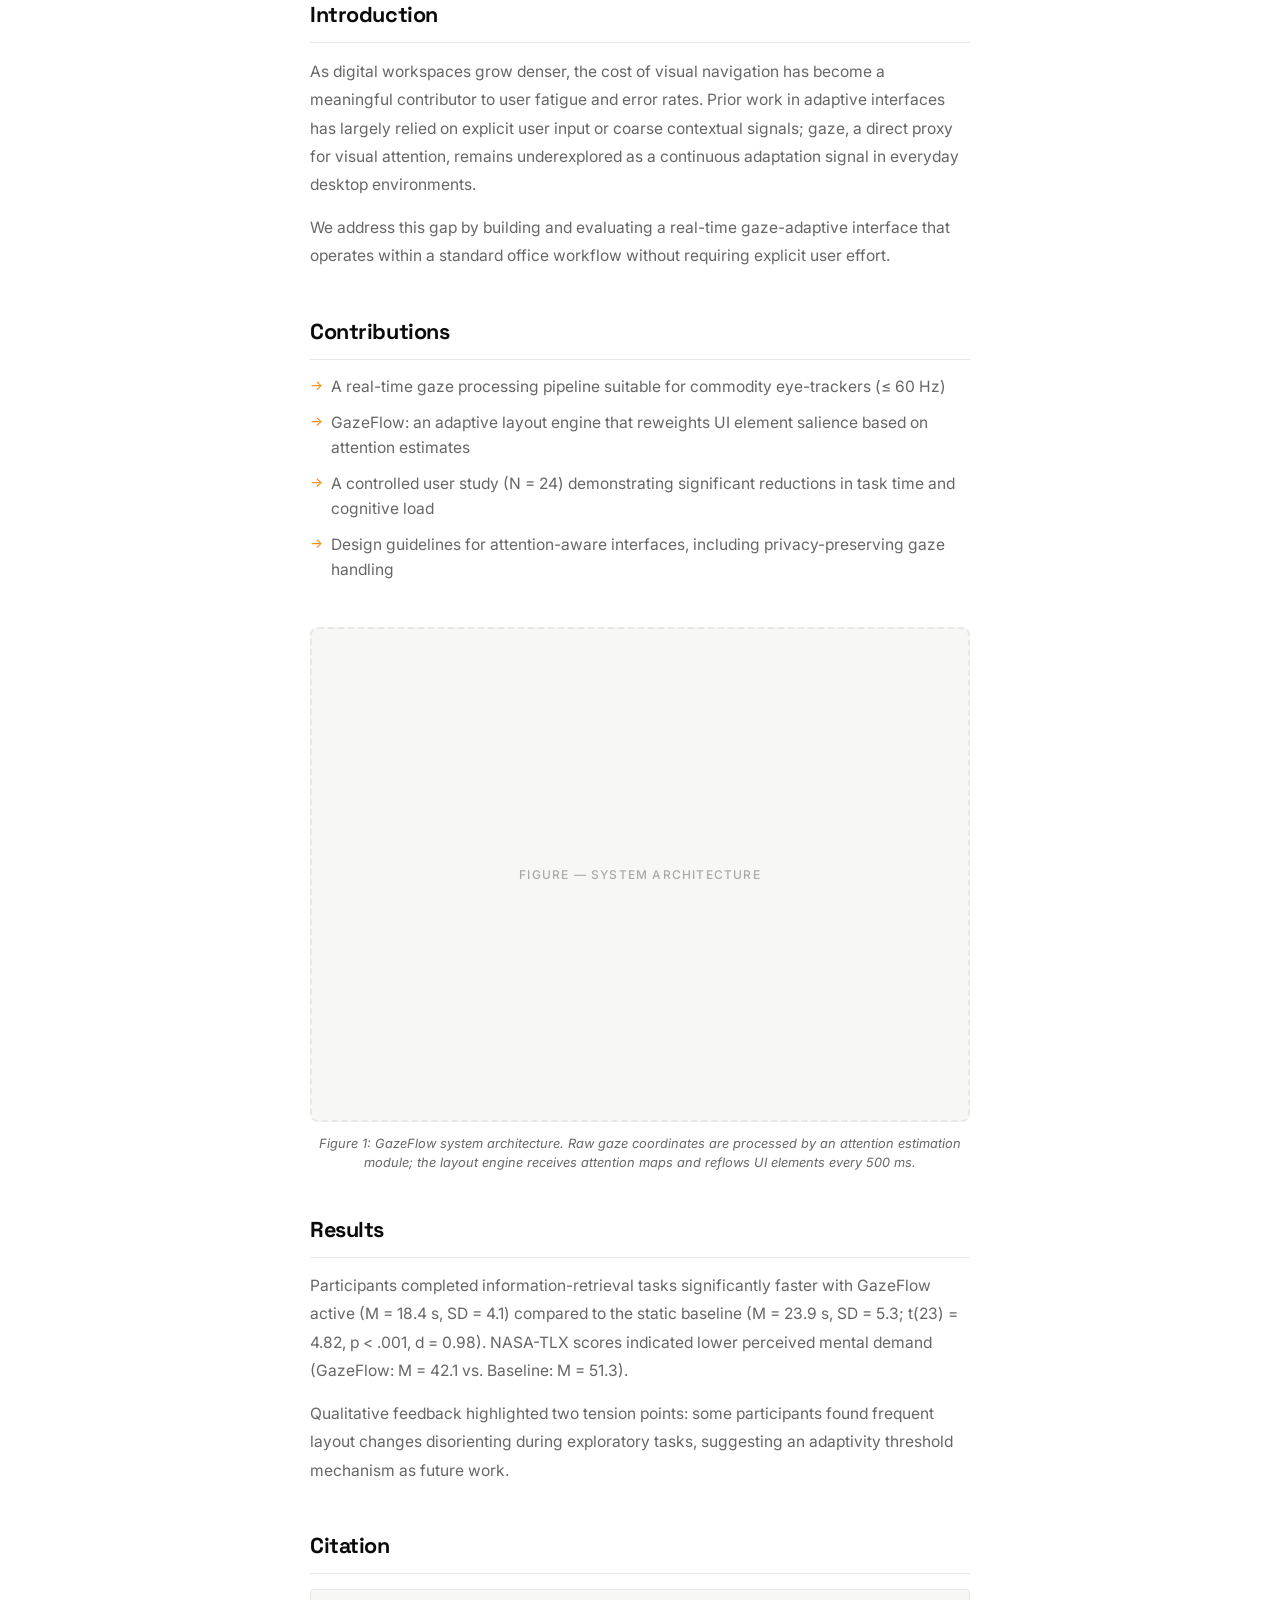
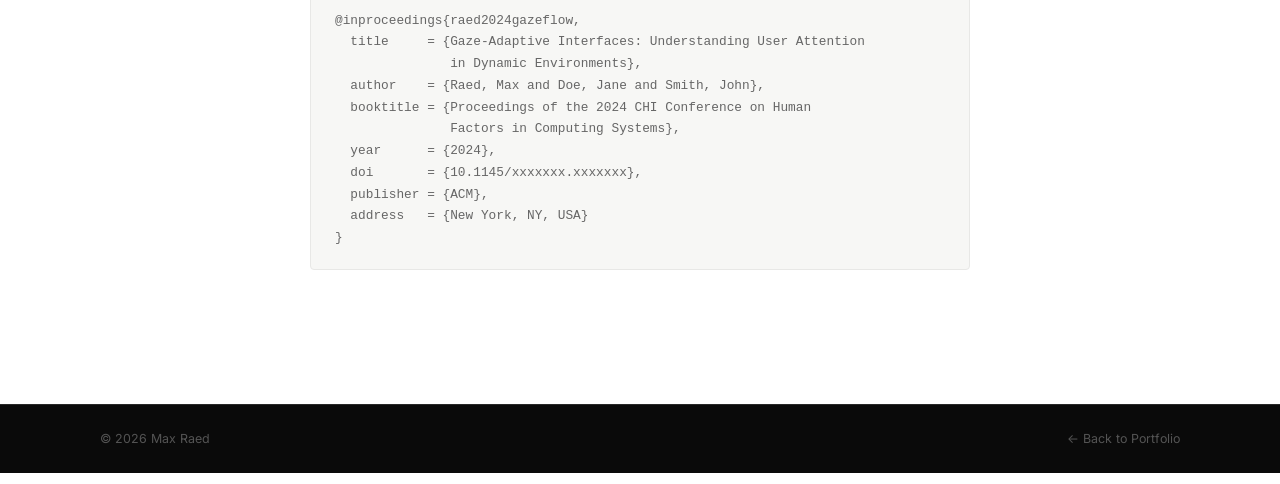
<file: works/example-paper.html>
<!DOCTYPE html>
<html lang="en">
<head>
  <meta charset="UTF-8" />
  <meta name="viewport" content="width=device-width, initial-scale=1.0" />
  <meta name="description" content="Gaze-Adaptive Interfaces: Understanding User Attention in Dynamic Environments — Max Raed, ACM CHI 2024" />
  <title>Gaze-Adaptive Interfaces — Max Raed</title>

  <link rel="preconnect" href="https://fonts.googleapis.com" />
  <link rel="preconnect" href="https://fonts.gstatic.com" crossorigin />
  <link href="https://fonts.googleapis.com/css2?family=Inter:wght@300;400;500;600&family=Space+Grotesk:wght@400;500;600;700;800&display=swap" rel="stylesheet" />
  <link rel="stylesheet" href="https://cdnjs.cloudflare.com/ajax/libs/font-awesome/6.5.0/css/all.min.css" />
  <link rel="stylesheet" href="../assets/css/style.css" />
  <link rel="stylesheet" href="../assets/css/work-page.css" />
</head>
<body>

  <header class="nav-header">
    <nav class="nav-inner">
      <a href="../index.html#hero" class="nav-logo">MR</a>
      <ul class="nav-links">
        <li><a href="../index.html#about">About</a></li>
        <li><a href="../index.html#experience">Experience</a></li>
        <li><a href="../index.html#works" class="active">Works</a></li>
        <li><a href="../index.html#contact">Contact</a></li>
      </ul>
      <a href="../cv.pdf" download class="btn-cv">
        <i class="fas fa-download"></i> Download CV
      </a>
      <button class="nav-toggle" aria-label="Toggle navigation" aria-expanded="false">
        <span></span><span></span><span></span>
      </button>
    </nav>
  </header>

  <main class="work-page">

    <div class="work-hero">
      <div class="work-hero-inner">
        <a href="../index.html#works" class="back-link">
          <i class="fas fa-arrow-left"></i> Back to Works
        </a>
        <div class="work-hero-meta">
          <span class="work-tag">ACM CHI 2024</span>
          <span class="work-hero-year">2024</span>
        </div>
        <h1 class="work-page-title">
          Gaze-Adaptive Interfaces: Understanding User Attention in Dynamic Environments
        </h1>
        <p class="work-page-authors">Max Raed, Jane Doe, John Smith</p>
        <div class="work-action-links">
          <a href="#" class="btn-primary"><i class="fas fa-file-pdf"></i> PDF</a>
          <a href="#" class="btn-ghost"><i class="fab fa-github"></i> Code</a>
          <a href="#" class="btn-ghost"><i class="fas fa-video"></i> Talk Video</a>
          <a href="#" class="btn-ghost"><i class="fas fa-external-link-alt"></i> ACM DL</a>
        </div>
      </div>
    </div>

    <div class="work-body">
      <div class="work-body-inner">

        <div class="work-teaser">
          <div class="teaser-placeholder">
            Teaser Image · 1200 × 675 px
          </div>
          <p class="figure-caption">
            An overview of our gaze-adaptive system: real-time attention estimation drives
            dynamic layout adjustments, reducing visual search time in cluttered interfaces.
          </p>
        </div>

        <div class="work-section">
          <h2>Abstract</h2>
          <p>
            Modern user interfaces present an ever-growing density of information. Users must
            continually navigate complex visual hierarchies, often under time pressure. We present
            <strong>GazeFlow</strong>, a system that continuously estimates user attention from
            commodity eye-tracking hardware and adapts the interface layout in real time to
            surface relevant content and suppress distractors.
          </p>
          <p>
            In a within-subject study with 24 participants (N = 24), GazeFlow reduced task
            completion time by <strong>23%</strong> and perceived cognitive load by
            <strong>18%</strong> compared to a static baseline. We discuss implications for
            designing attention-aware interfaces and the privacy considerations of always-on gaze data.
          </p>
        </div>

        <div class="work-section">
          <h2>Introduction</h2>
          <p>
            As digital workspaces grow denser, the cost of visual navigation has become a
            meaningful contributor to user fatigue and error rates. Prior work in adaptive
            interfaces has largely relied on explicit user input or coarse contextual signals;
            gaze, a direct proxy for visual attention, remains underexplored as a continuous
            adaptation signal in everyday desktop environments.
          </p>
          <p>
            We address this gap by building and evaluating a real-time gaze-adaptive interface
            that operates within a standard office workflow without requiring explicit user effort.
          </p>
        </div>

        <div class="work-section">
          <h2>Contributions</h2>
          <ul>
            <li>A real-time gaze processing pipeline suitable for commodity eye-trackers (≤ 60 Hz)</li>
            <li>GazeFlow: an adaptive layout engine that reweights UI element salience based on attention estimates</li>
            <li>A controlled user study (N = 24) demonstrating significant reductions in task time and cognitive load</li>
            <li>Design guidelines for attention-aware interfaces, including privacy-preserving gaze handling</li>
          </ul>
        </div>

        <div class="work-figure">
          <div class="figure-placeholder">Figure — System Architecture</div>
          <p class="figure-caption">
            Figure 1: GazeFlow system architecture. Raw gaze coordinates are processed by an
            attention estimation module; the layout engine receives attention maps and reflows
            UI elements every 500 ms.
          </p>
        </div>

        <div class="work-section">
          <h2>Results</h2>
          <p>
            Participants completed information-retrieval tasks significantly faster with GazeFlow
            active (M = 18.4 s, SD = 4.1) compared to the static baseline (M = 23.9 s, SD = 5.3;
            t(23) = 4.82, p &lt; .001, d = 0.98). NASA-TLX scores indicated lower perceived mental
            demand (GazeFlow: M = 42.1 vs. Baseline: M = 51.3).
          </p>
          <p>
            Qualitative feedback highlighted two tension points: some participants found frequent
            layout changes disorienting during exploratory tasks, suggesting an adaptivity threshold
            mechanism as future work.
          </p>
        </div>

        <div class="work-section">
          <h2>Citation</h2>
          <pre class="bibtex"><code>@inproceedings{raed2024gazeflow,
  title     = {Gaze-Adaptive Interfaces: Understanding User Attention
               in Dynamic Environments},
  author    = {Raed, Max and Doe, Jane and Smith, John},
  booktitle = {Proceedings of the 2024 CHI Conference on Human
               Factors in Computing Systems},
  year      = {2024},
  doi       = {10.1145/xxxxxxx.xxxxxxx},
  publisher = {ACM},
  address   = {New York, NY, USA}
}</code></pre>
        </div>

      </div>
    </div>

  </main>

  <footer class="site-footer">
    <div class="footer-inner">
      <span>© 2026 Max Raed</span>
      <a href="../index.html" style="color:rgba(255,255,255,0.3);">← Back to Portfolio</a>
    </div>
  </footer>

  <script src="../assets/js/main.js"></script>
</body>
</html>
</file>
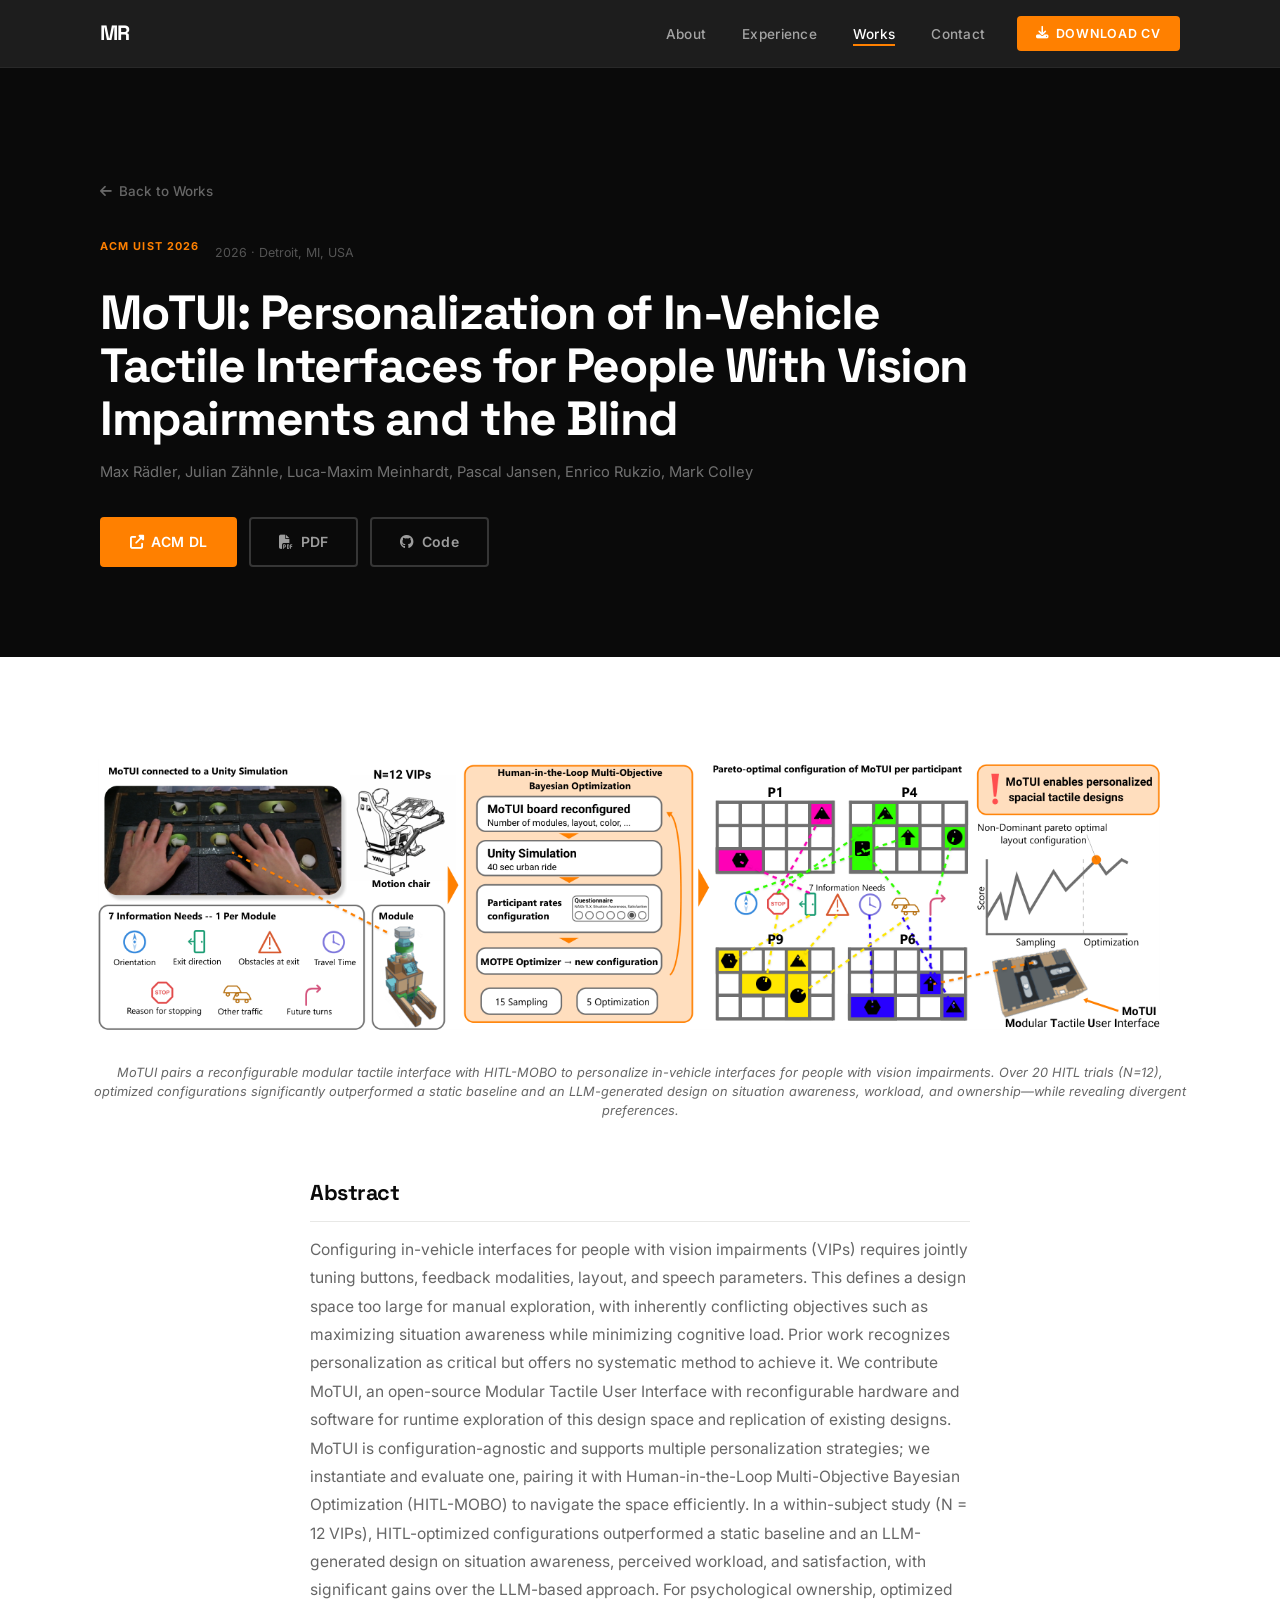
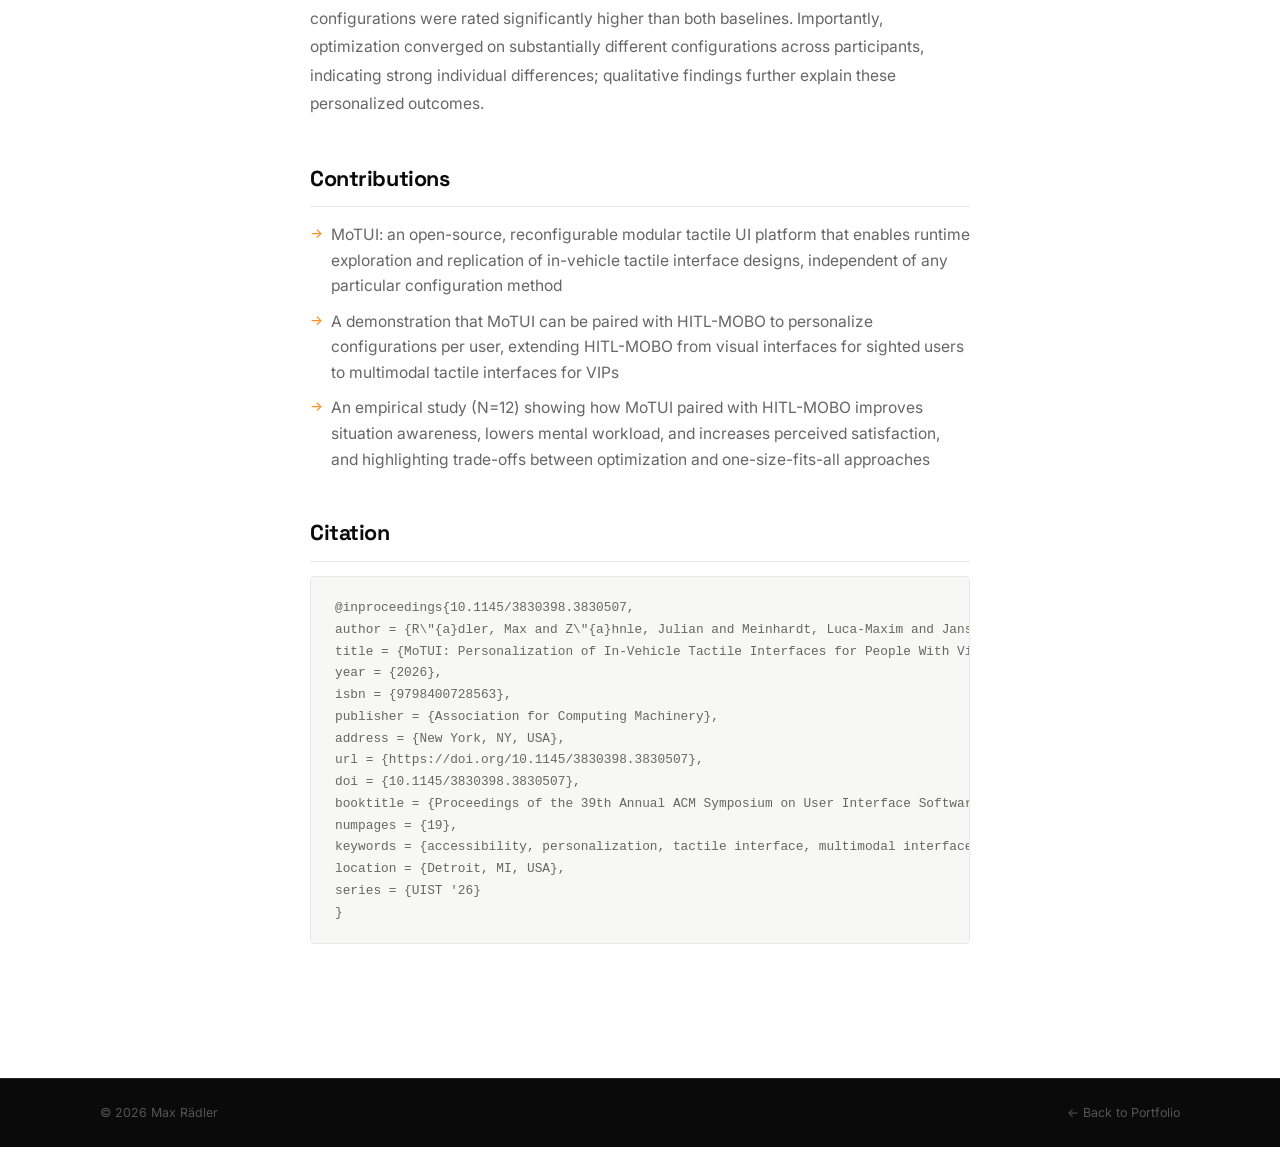
<file: works/motui.html>
<!DOCTYPE html>
<html lang="en">
<head>
  <meta charset="UTF-8" />
  <meta name="viewport" content="width=device-width, initial-scale=1.0" />
  <meta name="description" content="MoTUI: Personalization of In-Vehicle Tactile Interfaces for People With Vision Impairments and the Blind — Max Rädler, ACM UIST 2026" />
  <title>MoTUI — Max Rädler</title>

  <link rel="preconnect" href="https://fonts.googleapis.com" />
  <link rel="preconnect" href="https://fonts.gstatic.com" crossorigin />
  <link href="https://fonts.googleapis.com/css2?family=Inter:wght@300;400;500;600&family=Space+Grotesk:wght@400;500;600;700;800&display=swap" rel="stylesheet" />
  <link rel="stylesheet" href="https://cdnjs.cloudflare.com/ajax/libs/font-awesome/6.5.0/css/all.min.css" />
  <link rel="stylesheet" href="../assets/css/style.css" />
  <link rel="stylesheet" href="../assets/css/work-page.css" />
</head>
<body>

  <header class="nav-header">
    <nav class="nav-inner">
      <a href="../index.html#hero" class="nav-logo">MR</a>
      <ul class="nav-links">
        <li><a href="../index.html#about">About</a></li>
        <li><a href="../index.html#experience">Experience</a></li>
        <li><a href="../index.html#works" class="active">Works</a></li>
        <li><a href="../index.html#contact">Contact</a></li>
      </ul>
      <a href="../cv.pdf" download class="btn-cv">
        <i class="fas fa-download"></i> Download CV
      </a>
      <button class="nav-toggle" aria-label="Toggle navigation" aria-expanded="false">
        <span></span><span></span><span></span>
      </button>
    </nav>
  </header>

  <main class="work-page">

    <div class="work-hero">
      <div class="work-hero-inner">
        <a href="../index.html#works" class="back-link">
          <i class="fas fa-arrow-left"></i> Back to Works
        </a>
        <div class="work-hero-meta">
          <span class="work-tag">ACM UIST 2026</span>
          <span class="work-hero-year">2026 · Detroit, MI, USA</span>
        </div>
        <h1 class="work-page-title">
          MoTUI: Personalization of In-Vehicle Tactile Interfaces for People With Vision Impairments and the Blind
        </h1>
        <p class="work-page-authors">Max Rädler, Julian Zähnle, Luca-Maxim Meinhardt, Pascal Jansen, Enrico Rukzio, Mark Colley</p>
        <div class="work-action-links">
          <a href="https://dl.acm.org/doi/10.1145/3830398.3830507" target="_blank" rel="noopener" class="btn-primary">
            <i class="fas fa-external-link-alt"></i> ACM DL
          </a>
          <a href="https://dl.acm.org/doi/pdf/10.1145/3830398.3830507" target="_blank" rel="noopener" class="btn-ghost"><i class="fas fa-file-pdf"></i> PDF</a>
          <a href="https://github.com/Max-Raed/MoTUI" target="_blank" rel="noopener" class="btn-ghost"><i class="fab fa-github"></i> Code</a>
        </div>
      </div>
    </div>

    <div class="work-body">
      <div class="work-body-inner">

        <div class="work-teaser work-teaser--wide">
          <img src="../assets/images/motui-teaser.png" alt="MoTUI teaser figure: the modular tactile interface connected to a driving simulation, the human-in-the-loop optimization loop, and personalized board layouts for four participants" class="teaser-img" />
          <p class="figure-caption">MoTUI pairs a reconfigurable modular tactile interface with HITL-MOBO to personalize in-vehicle interfaces for people with vision impairments. Over 20 HITL trials (N=12), optimized configurations significantly outperformed a static baseline and an LLM-generated design on situation awareness, workload, and ownership—while revealing divergent preferences.</p>
        </div>

        <div class="work-section">
          <h2>Abstract</h2>
          <p>Configuring in-vehicle interfaces for people with vision impairments (VIPs) requires jointly tuning buttons, feedback modalities, layout, and speech parameters. This defines a design space too large for manual exploration, with inherently conflicting objectives such as maximizing situation awareness while minimizing cognitive load. Prior work recognizes personalization as critical but offers no systematic method to achieve it. We contribute MoTUI, an open-source Modular Tactile User Interface with reconfigurable hardware and software for runtime exploration of this design space and replication of existing designs. MoTUI is configuration-agnostic and supports multiple personalization strategies; we instantiate and evaluate one, pairing it with Human-in-the-Loop Multi-Objective Bayesian Optimization (HITL-MOBO) to navigate the space efficiently. In a within-subject study (N = 12 VIPs), HITL-optimized configurations outperformed a static baseline and an LLM-generated design on situation awareness, perceived workload, and satisfaction, with significant gains over the LLM-based approach. For psychological ownership, optimized configurations were rated significantly higher than both baselines. Importantly, optimization converged on substantially different configurations across participants, indicating strong individual differences; qualitative findings further explain these personalized outcomes.</p>
        </div>

        <div class="work-section">
          <h2>Contributions</h2>
          <ul>
            <li>MoTUI: an open-source, reconfigurable modular tactile UI platform that enables runtime exploration and replication of in-vehicle tactile interface designs, independent of any particular configuration method</li>
            <li>A demonstration that MoTUI can be paired with HITL-MOBO to personalize configurations per user, extending HITL-MOBO from visual interfaces for sighted users to multimodal tactile interfaces for VIPs</li>
            <li>An empirical study (N=12) showing how MoTUI paired with HITL-MOBO improves situation awareness, lowers mental workload, and increases perceived satisfaction, and highlighting trade-offs between optimization and one-size-fits-all approaches</li>
          </ul>
        </div>

        <div class="work-section">
          <h2>Citation</h2>
          <pre class="bibtex"><code>@inproceedings{10.1145/3830398.3830507,
author = {R\"{a}dler, Max and Z\"{a}hnle, Julian and Meinhardt, Luca-Maxim and Jansen, Pascal and Rukzio, Enrico and Colley, Mark},
title = {MoTUI: Personalization of In-Vehicle Tactile Interfaces for People With Vision Impairments and the Blind},
year = {2026},
isbn = {9798400728563},
publisher = {Association for Computing Machinery},
address = {New York, NY, USA},
url = {https://doi.org/10.1145/3830398.3830507},
doi = {10.1145/3830398.3830507},
booktitle = {Proceedings of the 39th Annual ACM Symposium on User Interface Software and Technology},
numpages = {19},
keywords = {accessibility, personalization, tactile interface, multimodal interface, automated vehicles, situation awareness, optimization},
location = {Detroit, MI, USA},
series = {UIST '26}
}</code></pre>
        </div>

      </div>
    </div>

  </main>

  <footer class="site-footer">
    <div class="footer-inner">
      <span>© 2026 Max Rädler</span>
      <a href="../index.html" style="color:rgba(255,255,255,0.3);">← Back to Portfolio</a>
    </div>
  </footer>

  <script src="../assets/js/main.js"></script>
</body>
</html>
</file>
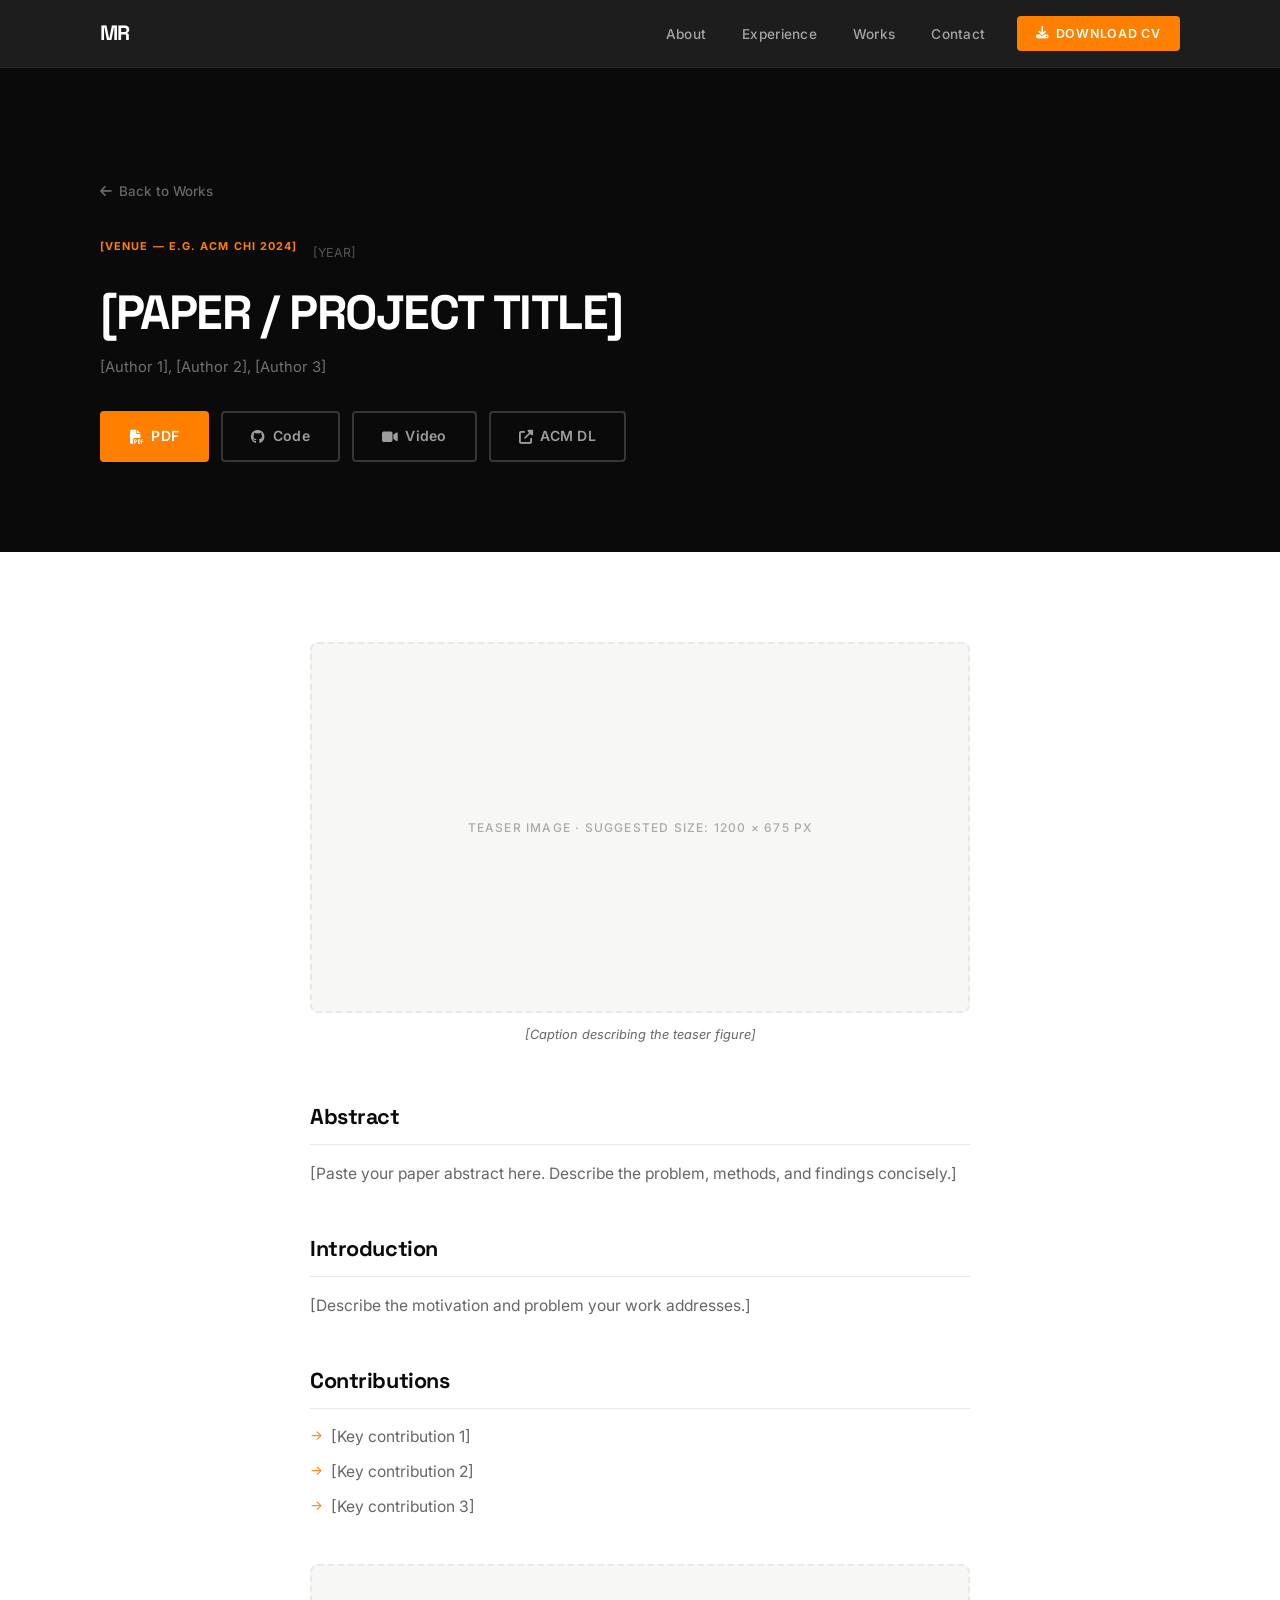
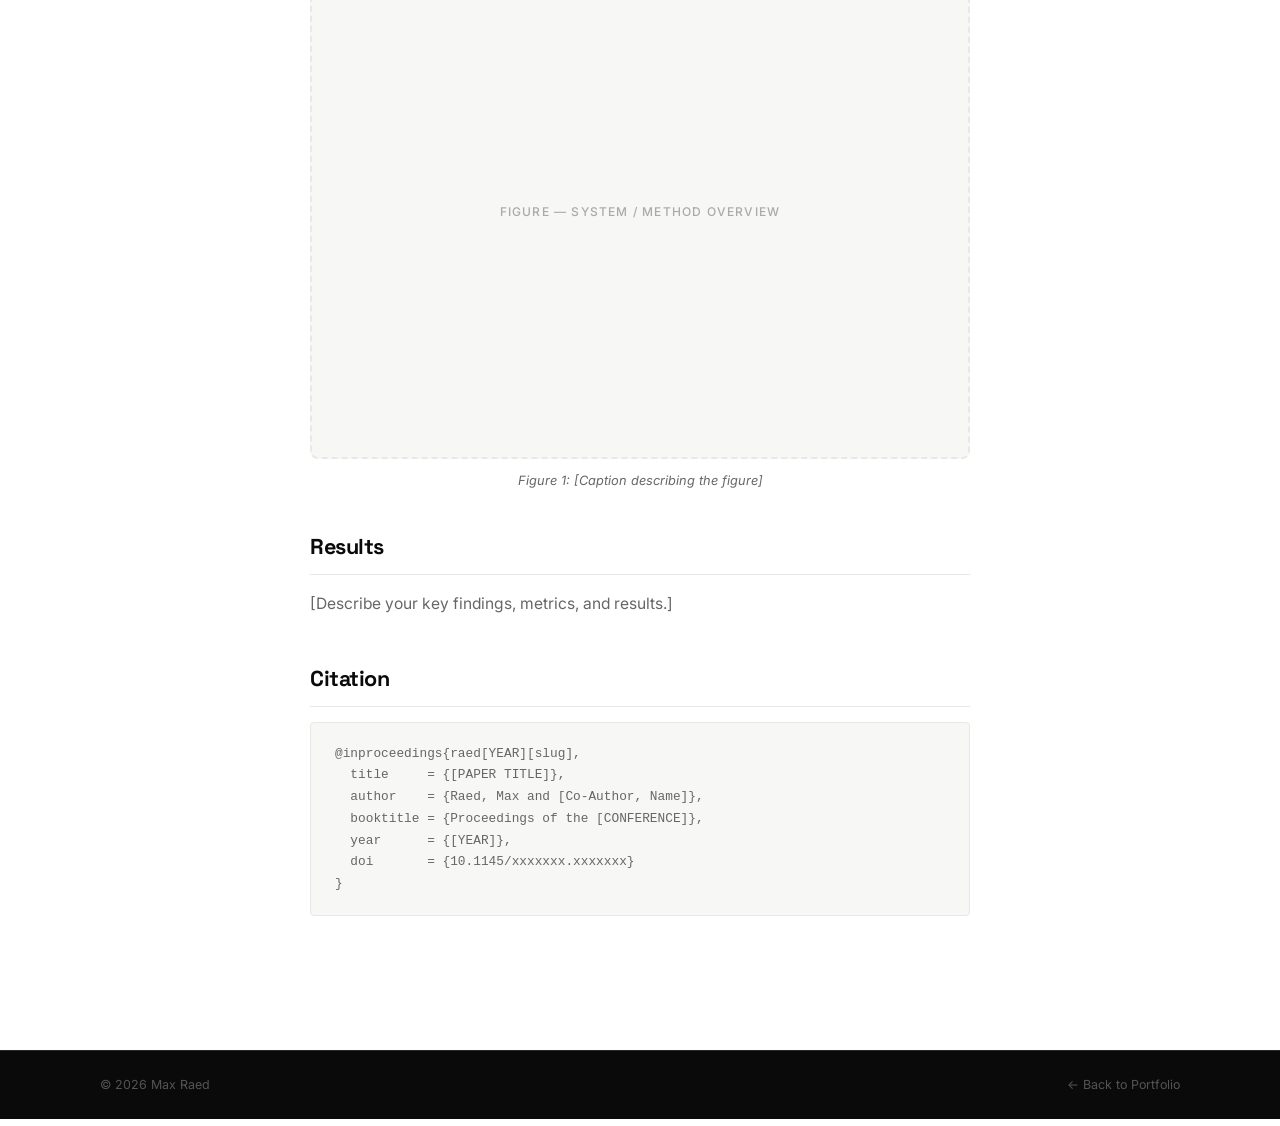
<file: works/template.html>
<!DOCTYPE html>
<!--
  ╔═══════════════════════════════════════════════════════════╗
  ║  WORK / PAPER SUBPAGE TEMPLATE                           ║
  ║                                                           ║
  ║  HOW TO ADD A NEW PAPER:                                  ║
  ║  1. Copy this file → works/your-paper-slug.html          ║
  ║  2. Replace every [PLACEHOLDER] with real content        ║
  ║  3. Update <title> and <meta description>                ║
  ║  4. Add a work-card in index.html pointing to this file  ║
  ╚═══════════════════════════════════════════════════════════╝
-->
<html lang="en">
<head>
  <meta charset="UTF-8" />
  <meta name="viewport" content="width=device-width, initial-scale=1.0" />
  <meta name="description" content="[PAPER TITLE] — Max Raed" />
  <title>[PAPER TITLE] — Max Raed</title>

  <link rel="preconnect" href="https://fonts.googleapis.com" />
  <link rel="preconnect" href="https://fonts.gstatic.com" crossorigin />
  <link href="https://fonts.googleapis.com/css2?family=Inter:wght@300;400;500;600&family=Space+Grotesk:wght@400;500;600;700;800&display=swap" rel="stylesheet" />
  <link rel="stylesheet" href="https://cdnjs.cloudflare.com/ajax/libs/font-awesome/6.5.0/css/all.min.css" />
  <link rel="stylesheet" href="../assets/css/style.css" />
  <link rel="stylesheet" href="../assets/css/work-page.css" />
</head>
<body>

  <!-- Nav (links back to index.html sections) -->
  <header class="nav-header">
    <nav class="nav-inner">
      <a href="../index.html#hero" class="nav-logo">MR</a>
      <ul class="nav-links">
        <li><a href="../index.html#about">About</a></li>
        <li><a href="../index.html#experience">Experience</a></li>
        <li><a href="../index.html#works">Works</a></li>
        <li><a href="../index.html#contact">Contact</a></li>
      </ul>
      <a href="../cv.pdf" download class="btn-cv">
        <i class="fas fa-download"></i> Download CV
      </a>
      <button class="nav-toggle" aria-label="Toggle navigation" aria-expanded="false">
        <span></span><span></span><span></span>
      </button>
    </nav>
  </header>

  <main class="work-page">

    <!-- ── Hero ── -->
    <div class="work-hero">
      <div class="work-hero-inner">
        <a href="../index.html#works" class="back-link">
          <i class="fas fa-arrow-left"></i> Back to Works
        </a>
        <div class="work-hero-meta">
          <!-- e.g. ACM CHI 2024 · Best Paper Honorable Mention -->
          <span class="work-tag">[VENUE — e.g. ACM CHI 2024]</span>
          <span class="work-hero-year">[YEAR]</span>
        </div>
        <h1 class="work-page-title">[PAPER / PROJECT TITLE]</h1>
        <p class="work-page-authors">[Author 1], [Author 2], [Author 3]</p>
        <div class="work-action-links">
          <a href="#" class="btn-primary"><i class="fas fa-file-pdf"></i> PDF</a>
          <a href="#" class="btn-ghost"><i class="fab fa-github"></i> Code</a>
          <a href="#" class="btn-ghost"><i class="fas fa-video"></i> Video</a>
          <a href="#" class="btn-ghost"><i class="fas fa-external-link-alt"></i> ACM DL</a>
          <!-- Add or remove buttons as needed -->
        </div>
      </div>
    </div>

    <!-- ── Body ── -->
    <div class="work-body">
      <div class="work-body-inner">

        <!-- Teaser / hero image (replace placeholder with <img> tag) -->
        <div class="work-teaser">
          <div class="teaser-placeholder">
            Teaser Image · Suggested size: 1200 × 675 px
          </div>
          <p class="figure-caption">[Caption describing the teaser figure]</p>
        </div>

        <!-- Abstract -->
        <div class="work-section">
          <h2>Abstract</h2>
          <p>[Paste your paper abstract here. Describe the problem, methods, and findings concisely.]</p>
        </div>

        <!-- Introduction / Motivation -->
        <div class="work-section">
          <h2>Introduction</h2>
          <p>[Describe the motivation and problem your work addresses.]</p>
        </div>

        <!-- Contributions -->
        <div class="work-section">
          <h2>Contributions</h2>
          <ul>
            <li>[Key contribution 1]</li>
            <li>[Key contribution 2]</li>
            <li>[Key contribution 3]</li>
          </ul>
        </div>

        <!-- Optional inline figure -->
        <div class="work-figure">
          <div class="figure-placeholder">Figure — System / Method Overview</div>
          <p class="figure-caption">Figure 1: [Caption describing the figure]</p>
        </div>

        <!-- Results -->
        <div class="work-section">
          <h2>Results</h2>
          <p>[Describe your key findings, metrics, and results.]</p>
        </div>

        <!-- Add more sections as needed — just copy the work-section div -->

        <!-- Citation / BibTeX -->
        <div class="work-section">
          <h2>Citation</h2>
          <pre class="bibtex"><code>@inproceedings{raed[YEAR][slug],
  title     = {[PAPER TITLE]},
  author    = {Raed, Max and [Co-Author, Name]},
  booktitle = {Proceedings of the [CONFERENCE]},
  year      = {[YEAR]},
  doi       = {10.1145/xxxxxxx.xxxxxxx}
}</code></pre>
        </div>

      </div>
    </div>

  </main>

  <footer class="site-footer">
    <div class="footer-inner">
      <span>© 2026 Max Raed</span>
      <a href="../index.html" style="color:rgba(255,255,255,0.3);">← Back to Portfolio</a>
    </div>
  </footer>

  <script src="../assets/js/main.js"></script>
</body>
</html>
</file>
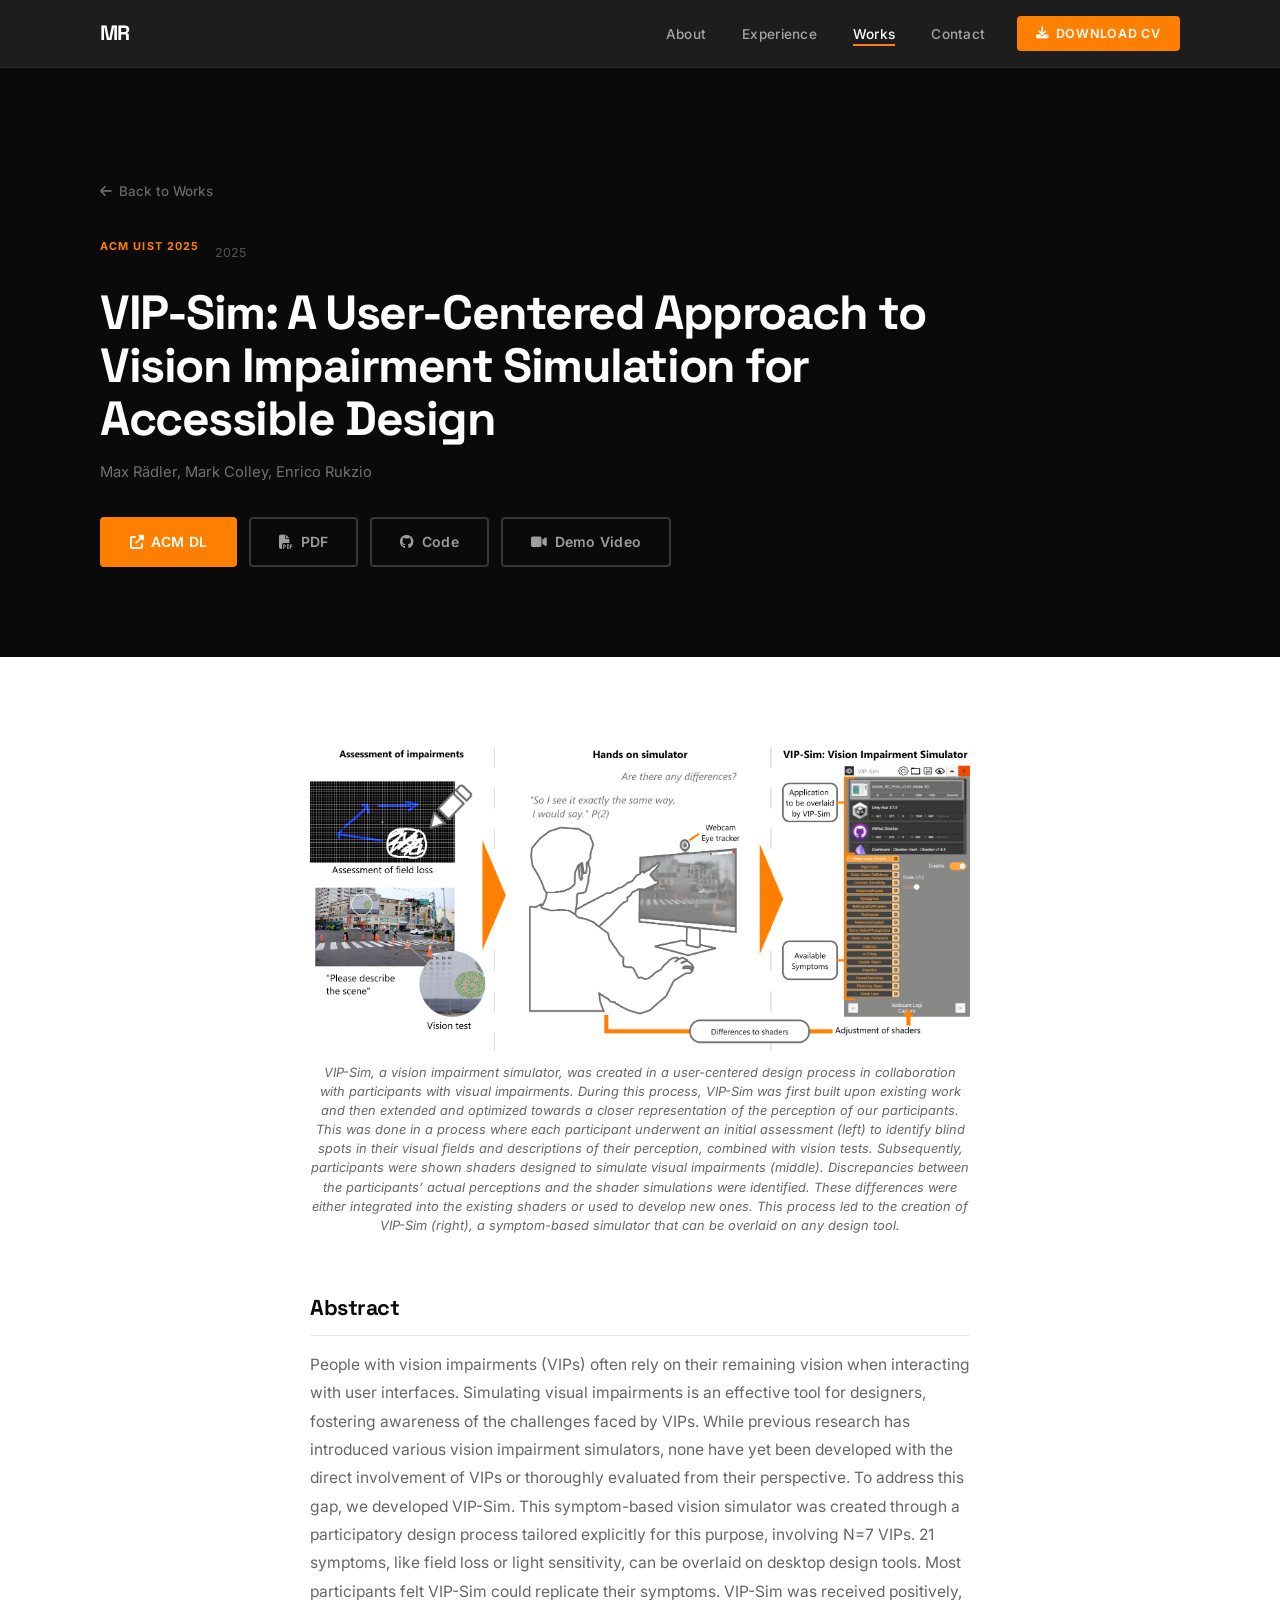
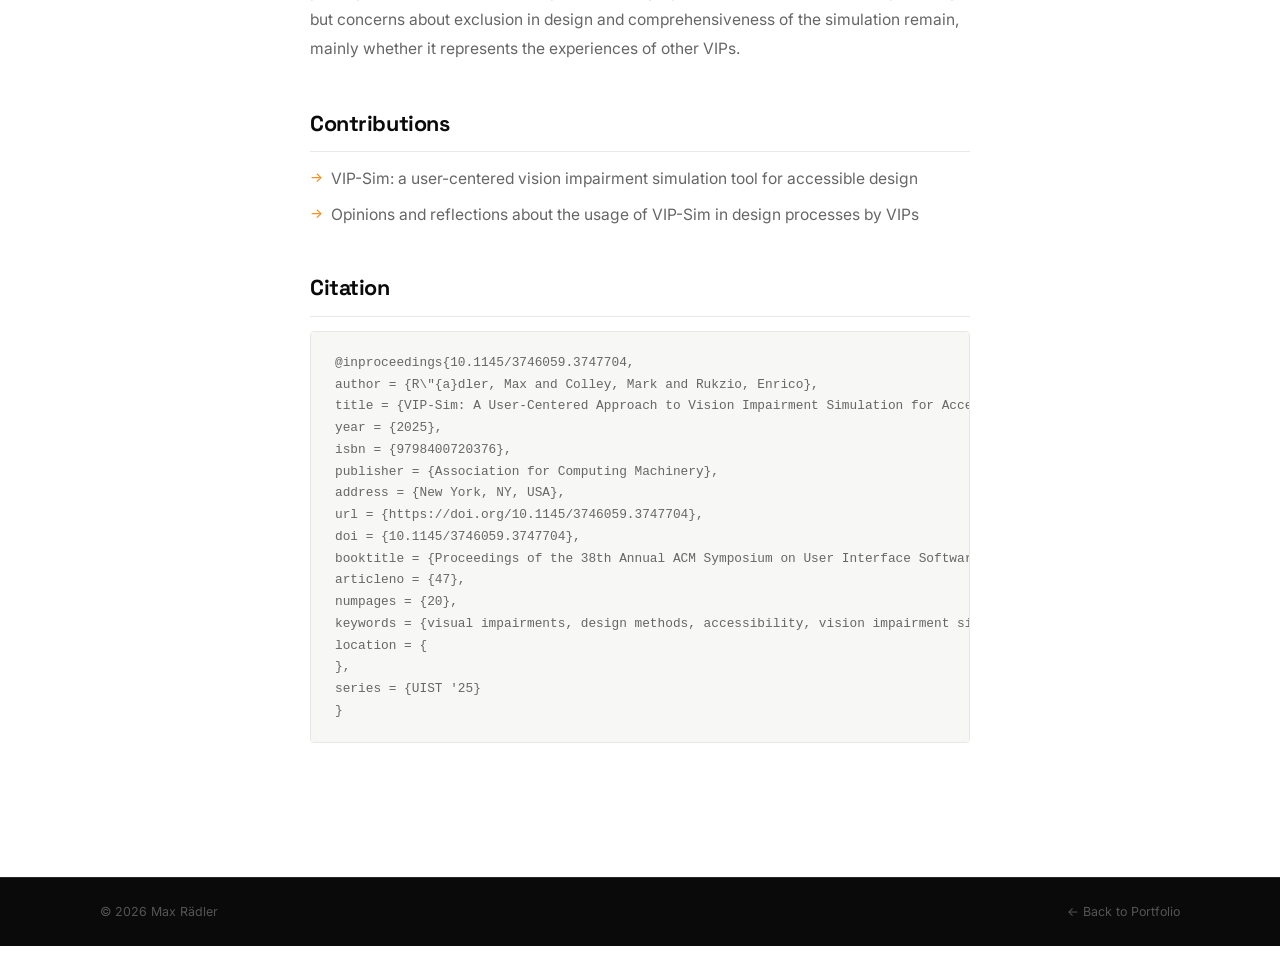
<file: works/vip-sim.html>
<!DOCTYPE html>
<html lang="en">
<head>
  <meta charset="UTF-8" />
  <meta name="viewport" content="width=device-width, initial-scale=1.0" />
  <meta name="description" content="VIP-Sim: A User-Centered Approach to Vision Impairment Simulation for Accessible Design — Max Rädler, ACM UIST 2025" />
  <title>VIP-Sim — Max Rädler</title>

  <link rel="preconnect" href="https://fonts.googleapis.com" />
  <link rel="preconnect" href="https://fonts.gstatic.com" crossorigin />
  <link href="https://fonts.googleapis.com/css2?family=Inter:wght@300;400;500;600&family=Space+Grotesk:wght@400;500;600;700;800&display=swap" rel="stylesheet" />
  <link rel="stylesheet" href="https://cdnjs.cloudflare.com/ajax/libs/font-awesome/6.5.0/css/all.min.css" />
  <link rel="stylesheet" href="../assets/css/style.css" />
  <link rel="stylesheet" href="../assets/css/work-page.css" />
</head>
<body>

  <header class="nav-header">
    <nav class="nav-inner">
      <a href="../index.html#hero" class="nav-logo">MR</a>
      <ul class="nav-links">
        <li><a href="../index.html#about">About</a></li>
        <li><a href="../index.html#experience">Experience</a></li>
        <li><a href="../index.html#works" class="active">Works</a></li>
        <li><a href="../index.html#contact">Contact</a></li>
      </ul>
      <a href="../cv.pdf" download class="btn-cv">
        <i class="fas fa-download"></i> Download CV
      </a>
      <button class="nav-toggle" aria-label="Toggle navigation" aria-expanded="false">
        <span></span><span></span><span></span>
      </button>
    </nav>
  </header>

  <main class="work-page">

    <div class="work-hero">
      <div class="work-hero-inner">
        <a href="../index.html#works" class="back-link">
          <i class="fas fa-arrow-left"></i> Back to Works
        </a>
        <div class="work-hero-meta">
          <span class="work-tag">ACM UIST 2025</span>
          <span class="work-hero-year">2025</span>
        </div>
        <h1 class="work-page-title">
          VIP-Sim: A User-Centered Approach to Vision Impairment Simulation for Accessible Design
        </h1>
        <p class="work-page-authors">Max Rädler, Mark Colley, Enrico Rukzio</p>
        <div class="work-action-links">
          <a href="https://dl.acm.org/doi/10.1145/3746059.3747704" target="_blank" rel="noopener" class="btn-primary">
            <i class="fas fa-external-link-alt"></i> ACM DL
          </a>
          <a href="#" class="btn-ghost"><i class="fas fa-file-pdf"></i> PDF</a>
          <a href="https://github.com/Max-Raed/VIP-Sim" class="btn-ghost"><i class="fab fa-github"></i> Code</a>
          <a href="https://www.youtube.com/watch?v=R1tBAUT4ba8" class="btn-ghost"><i class="fas fa-video"></i> Demo Video</a>
        </div>
      </div>
    </div>

    <div class="work-body">
      <div class="work-body-inner">

        <div class="work-teaser">
          <img src="../assets/images/teaserfig.png" alt="VIP-Sim teaser figure" class="teaser-img" />
          <p class="figure-caption">VIP-Sim, a vision impairment simulator, was created in a user-centered design process in collaboration with participants with visual impairments. During this process, VIP-Sim was first built upon existing work and then extended and optimized towards a closer representation of the perception of our participants. This was done in a process where each participant underwent an initial assessment (left) to identify blind spots in their visual fields and descriptions of their perception, combined with vision tests. Subsequently, participants were shown shaders designed to simulate visual impairments (middle). Discrepancies between the participants’ actual perceptions and the shader simulations were identified. These differences were either integrated into the existing shaders or used to develop new ones. This process led to the creation of VIP-Sim (right), a symptom-based simulator that can be overlaid on any design tool.</p>
        </div>

        <div class="work-section">
          <h2>Abstract</h2>
          <p>People with vision impairments (VIPs) often rely on their remaining vision when interacting with user interfaces. Simulating visual impairments is an effective tool for designers, fostering awareness of the challenges faced by VIPs. While previous research has introduced various vision impairment simulators, none have yet been developed with the direct involvement of VIPs or thoroughly evaluated from their perspective. To address this gap, we developed VIP-Sim. This symptom-based vision simulator was created through a participatory design process tailored explicitly for this purpose, involving N=7 VIPs. 21 symptoms, like field loss or light sensitivity, can be overlaid on desktop design tools. Most participants felt VIP-Sim could replicate their symptoms. VIP-Sim was received positively, but concerns about exclusion in design and comprehensiveness of the simulation remain, mainly whether it represents the experiences of other VIPs.</p>
        </div>

        <div class="work-section">
          <h2>Contributions</h2>
          <ul>
            <li>VIP-Sim: a user-centered vision impairment simulation tool for accessible design</li>
            <li>Opinions and reflections about the usage of VIP-Sim in design processes by VIPs</li>
          </ul>
        </div>

        <div class="work-section">
          <h2>Citation</h2>
          <pre class="bibtex"><code>@inproceedings{10.1145/3746059.3747704,
author = {R\"{a}dler, Max and Colley, Mark and Rukzio, Enrico},
title = {VIP-Sim: A User-Centered Approach to Vision Impairment Simulation for Accessible Design},
year = {2025},
isbn = {9798400720376},
publisher = {Association for Computing Machinery},
address = {New York, NY, USA},
url = {https://doi.org/10.1145/3746059.3747704},
doi = {10.1145/3746059.3747704},
booktitle = {Proceedings of the 38th Annual ACM Symposium on User Interface Software and Technology},
articleno = {47},
numpages = {20},
keywords = {visual impairments, design methods, accessibility, vision impairment simulator, participatory design, user-centered design},
location = {
},
series = {UIST '25}
}</code></pre>
        </div>

      </div>
    </div>

  </main>

  <footer class="site-footer">
    <div class="footer-inner">
      <span>© 2026 Max Rädler</span>
      <a href="../index.html" style="color:rgba(255,255,255,0.3);">← Back to Portfolio</a>
    </div>
  </footer>

  <script src="../assets/js/main.js"></script>
</body>
</html>
</file>
<file: assets/css/style.css>
/* ═══════════════════════════════════════════════════════
   PORTFOLIO — MAX RAED
   ═══════════════════════════════════════════════════════ */

/* ── Custom Properties ── */
:root {
  --bg:          #FFFFFF;
  --bg-alt:      #F7F7F5;
  --bg-dark:     #0A0A0A;
  --text:        #0A0A0A;
  --text-muted:  #666666;
  --text-light:  #AAAAAA;
  --accent:      #FF8000;
  --accent-dark: #CC6600;
  --border:      #E8E8E6;
  --border-dark: #282828;

  --font-display: 'Space Grotesk', sans-serif;
  --font-body:    'Inter', sans-serif;

  --nav-h:        68px;
  --section-pad:  clamp(80px, 10vw, 140px);
  --inner-max:    1200px;
  --inner-pad:    clamp(20px, 5vw, 60px);
  --radius:       4px;
  --trans:        0.22s ease;
}

/* ── Reset ── */
*, *::before, *::after { box-sizing: border-box; margin: 0; padding: 0; }
html  { scroll-behavior: smooth; font-size: 16px; }
body  { font-family: var(--font-body); color: var(--text); background: var(--bg); line-height: 1.6; overflow-x: hidden; }
a     { color: inherit; text-decoration: none; }
img   { display: block; max-width: 100%; }
ul    { list-style: none; }
em    { font-style: italic; }
strong { font-weight: 600; }

/* ── Typography Utilities ── */
.accent { color: var(--accent); font-style: normal; }

.section-label {
  font-size: 0.72rem;
  font-weight: 600;
  letter-spacing: 0.18em;
  text-transform: uppercase;
  color: var(--accent);
  margin-bottom: 0.75rem;
}
.section-label--light { color: var(--accent); }

.section-title {
  font-family: var(--font-display);
  font-size: clamp(2rem, 4vw, 3rem);
  font-weight: 700;
  line-height: 1.1;
  letter-spacing: -0.03em;
  margin-bottom: clamp(40px, 6vw, 80px);
}
.section-title--light { color: #fff; }

.section-inner {
  max-width: var(--inner-max);
  margin: 0 auto;
  padding: 0 var(--inner-pad);
}

/* ── Buttons ── */
.btn-primary {
  display: inline-flex; align-items: center; gap: 0.45rem;
  padding: 0.75rem 1.75rem;
  background: var(--accent); color: #fff;
  font-family: var(--font-body); font-weight: 600; font-size: 0.875rem; letter-spacing: 0.02em;
  border: 2px solid var(--accent); border-radius: var(--radius);
  cursor: pointer; transition: background var(--trans), transform var(--trans);
}
.btn-primary:hover { background: var(--accent-dark); border-color: var(--accent-dark); transform: translateY(-1px); }

.btn-ghost {
  display: inline-flex; align-items: center; gap: 0.45rem;
  padding: 0.75rem 1.75rem;
  background: transparent; color: var(--text);
  font-family: var(--font-body); font-weight: 600; font-size: 0.875rem; letter-spacing: 0.02em;
  border: 2px solid var(--text); border-radius: var(--radius);
  cursor: pointer; transition: background var(--trans), color var(--trans), transform var(--trans);
}
.btn-ghost:hover { background: var(--text); color: var(--bg); transform: translateY(-1px); }

.btn-ghost--light { color: rgba(255,255,255,0.75); border-color: rgba(255,255,255,0.3); }
.btn-ghost--light:hover { background: rgba(255,255,255,0.1); color: #fff; border-color: #fff; }

.btn-cv {
  display: inline-flex; align-items: center; gap: 0.4rem;
  padding: 0.5rem 1.2rem;
  background: var(--accent); color: #fff;
  font-weight: 600; font-size: 0.78rem; letter-spacing: 0.06em; text-transform: uppercase;
  border-radius: var(--radius);
  transition: background var(--trans), transform var(--trans);
  white-space: nowrap;
}
.btn-cv:hover { background: var(--accent-dark); transform: translateY(-1px); }

/* ── CV Modal ── */
#cv-modal {
  display: none;
  position: fixed; inset: 0; z-index: 500;
  align-items: center; justify-content: center;
}
#cv-modal.cv-modal--open { display: flex; }

.cv-modal-backdrop {
  position: absolute; inset: 0;
  background: rgba(0,0,0,0.65);
  backdrop-filter: blur(4px);
  -webkit-backdrop-filter: blur(4px);
  animation: fadeIn 0.2s ease;
}

.cv-modal-box {
  position: relative; z-index: 1;
  background: var(--bg); border-radius: 12px;
  padding: clamp(2rem, 5vw, 3rem);
  max-width: 480px; width: calc(100% - 2rem);
  text-align: center;
  box-shadow: 0 24px 80px rgba(0,0,0,0.35);
  animation: slideUp 0.25s ease;
}

.cv-modal-close {
  position: absolute; top: 1rem; right: 1rem;
  background: none; border: none;
  font-size: 1rem; color: var(--text-light);
  cursor: pointer; line-height: 1;
  transition: color var(--trans);
}
.cv-modal-close:hover { color: var(--text); }

.cv-modal-icon {
  font-size: 2.5rem; margin-bottom: 1rem; line-height: 1;
}

.cv-modal-box h2 {
  font-family: var(--font-display);
  font-size: 1.4rem; font-weight: 700;
  letter-spacing: -0.02em; margin-bottom: 1rem;
  color: var(--text);
}

.cv-modal-box p {
  font-size: 0.9rem; color: var(--text-muted);
  line-height: 1.7; margin-bottom: 1.75rem;
}

.cv-modal-box strong { color: var(--accent); font-weight: 600; }

.cv-modal-btn { display: inline-flex; }

@keyframes fadeIn  { from { opacity: 0; } to { opacity: 1; } }
@keyframes slideUp { from { opacity: 0; transform: translateY(16px); } to { opacity: 1; transform: translateY(0); } }

/* ── Nav ── */
.nav-header {
  position: fixed; top: 0; left: 0; right: 0; z-index: 100;
  height: var(--nav-h);
  background: rgba(10,10,10,0.92);
  backdrop-filter: blur(14px);
  -webkit-backdrop-filter: blur(14px);
  border-bottom: 1px solid var(--border-dark);
}

.nav-inner {
  max-width: var(--inner-max); margin: 0 auto;
  padding: 0 var(--inner-pad); height: 100%;
  display: flex; align-items: center; gap: 2rem;
}

.nav-logo {
  font-family: var(--font-display); font-weight: 800; font-size: 1.3rem;
  color: #fff; letter-spacing: -0.04em; margin-right: auto;
  transition: color var(--trans);
}
.nav-logo:hover { color: var(--accent); }

.nav-links { display: flex; align-items: center; gap: 2.25rem; }

.nav-links a {
  color: rgba(255,255,255,0.6);
  font-size: 0.85rem; font-weight: 500; letter-spacing: 0.02em;
  position: relative; transition: color var(--trans);
}
.nav-links a::after {
  content: ''; position: absolute; bottom: -4px; left: 0;
  width: 0; height: 2px; background: var(--accent);
  transition: width var(--trans);
}
.nav-links a:hover, .nav-links a.active { color: #fff; }
.nav-links a:hover::after, .nav-links a.active::after { width: 100%; }

.nav-toggle {
  display: none; flex-direction: column; gap: 5px;
  background: none; border: none; cursor: pointer; padding: 4px;
}
.nav-toggle span {
  display: block; width: 24px; height: 2px;
  background: #fff; border-radius: 2px;
  transition: transform var(--trans), opacity var(--trans);
}
.nav-toggle.open span:nth-child(1) { transform: translateY(7px) rotate(45deg); }
.nav-toggle.open span:nth-child(2) { opacity: 0; }
.nav-toggle.open span:nth-child(3) { transform: translateY(-7px) rotate(-45deg); }

/* ── HERO ── */
.section-hero {
  min-height: 100vh;
  background: var(--bg-dark);
  display: flex; flex-direction: column; justify-content: center;
  padding: var(--nav-h) var(--inner-pad) 80px;
  position: relative; overflow: hidden;
}
.section-hero::before {
  content: ''; position: absolute; inset: 0;
  background-image:
    linear-gradient(rgba(255,255,255,0.025) 1px, transparent 1px),
    linear-gradient(90deg, rgba(255,255,255,0.025) 1px, transparent 1px);
  background-size: 64px 64px;
  pointer-events: none;
}
/* orange glow blob */
.section-hero::after {
  content: ''; position: absolute;
  width: 600px; height: 600px;
  background: radial-gradient(circle, rgba(255,128,0,0.08) 0%, transparent 70%);
  top: -100px; right: -100px;
  pointer-events: none;
}

.hero-inner {
  max-width: var(--inner-max); width: 100%;
  margin: 0 auto; position: relative; z-index: 1;
  display: grid;
  grid-template-columns: 1fr auto;
  gap: clamp(40px, 6vw, 100px);
  align-items: center;
}

.hero-text { display: flex; flex-direction: column; }

/* Hero photo */
.hero-photo-wrap {
  display: flex; align-items: center; justify-content: center;
  flex-shrink: 0;
}

.hero-photo-placeholder,
.hero-photo {
  width: clamp(200px, 22vw, 340px);
  aspect-ratio: 1 / 1;
  border-radius: 50%;
  object-fit: cover;
}

.hero-photo-placeholder {
  background: #1c1c1c;
  border: 2px dashed rgba(255,255,255,0.15);
  display: flex; align-items: center; justify-content: center;
  color: rgba(255,255,255,0.2);
  font-size: 0.75rem; font-weight: 500; letter-spacing: 0.1em; text-transform: uppercase;
}

.hero-photo {
  box-shadow: 0 0 0 4px rgba(255,128,0,0.35), 0 24px 60px rgba(0,0,0,0.5);
}

.hero-eyebrow {
  display: inline-block;
  font-size: 0.72rem; font-weight: 600; letter-spacing: 0.2em; text-transform: uppercase;
  color: var(--accent); margin-bottom: 1.5rem;
}

.hero-title {
  font-family: var(--font-display);
  font-size: clamp(3.5rem, 9vw, 8rem);
  font-weight: 800; line-height: 1; letter-spacing: -0.04em;
  color: #fff; margin-bottom: 1.5rem;
}

.wave {
  display: inline-block;
  animation: wave-anim 2.5s ease-in-out infinite;
  transform-origin: 70% 70%;
  cursor: default;
}
@keyframes wave-anim {
  0%, 100% { transform: rotate(0deg); }
  10%  { transform: rotate(15deg); }
  20%  { transform: rotate(-8deg); }
  30%  { transform: rotate(15deg); }
  40%  { transform: rotate(-4deg); }
  50%  { transform: rotate(10deg); }
  60%  { transform: rotate(0deg); }
}

.hero-sub {
  font-size: clamp(1rem, 2.5vw, 1.25rem);
  color: rgba(255,255,255,0.5);
  line-height: 1.65; max-width: 560px; margin-bottom: 2.5rem;
}

.hero-cta { display: flex; flex-wrap: wrap; gap: 1rem; }
.hero-cta .btn-ghost {
  color: rgba(255,255,255,0.65);
  border-color: rgba(255,255,255,0.2);
}
.hero-cta .btn-ghost:hover {
  background: rgba(255,255,255,0.07);
  color: #fff; border-color: rgba(255,255,255,0.55);
}

.scroll-hint {
  position: absolute; bottom: 2.5rem; left: 50%;
  transform: translateX(-50%);
  display: flex; flex-direction: column; align-items: center; gap: 0.5rem;
  color: rgba(255,255,255,0.25);
  font-size: 0.65rem; letter-spacing: 0.2em; text-transform: uppercase;
  animation: fadeInUp 1s ease 1.2s both;
}
.scroll-line {
  width: 1px; height: 44px;
  background: linear-gradient(to bottom, rgba(255,255,255,0.25), transparent);
  animation: scrollPulse 2s ease-in-out infinite;
}
@keyframes scrollPulse {
  0%, 100% { opacity: 0.3; }
  50%       { opacity: 1; }
}
@keyframes fadeInUp {
  from { opacity: 0; transform: translateX(-50%) translateY(12px); }
  to   { opacity: 1; transform: translateX(-50%) translateY(0); }
}

/* ── SOCIALS STRIP ── */
.socials-strip {
  background: var(--bg-dark);
  border-top: 1px solid var(--border-dark);
  border-bottom: 1px solid #1e1e1e;
}
.strip-inner {
  max-width: var(--inner-max); margin: 0 auto;
  padding: 1.1rem var(--inner-pad);
  display: flex; flex-wrap: wrap; align-items: center; gap: 0.25rem;
}
.social-link {
  display: flex; align-items: center; gap: 0.45rem;
  color: rgba(255,255,255,0.45);
  font-size: 0.8rem; font-weight: 500;
  padding: 0.35rem 0.8rem; border-radius: var(--radius);
  transition: color var(--trans), background var(--trans);
}
.social-link:hover { color: var(--accent); background: rgba(255,128,0,0.08); }
.social-link i { font-size: 0.85rem; }
.strip-sep {
  color: rgba(255,255,255,0.15);
  font-size: 0.7rem; padding: 0 0.1rem;
  user-select: none;
}

/* ── ABOUT ── */
.section-about {
  padding: var(--section-pad) 0;
  background: var(--bg);
  position: relative; overflow: hidden;
}

.about-typo-bg {
  position: absolute; inset: 0;
  display: flex; flex-direction: column; justify-content: space-around;
  pointer-events: none; user-select: none; overflow: hidden;
}
.typo-row {
  white-space: nowrap;
  font-family: var(--font-display); font-weight: 800;
  font-size: clamp(52px, 8vw, 108px);
  letter-spacing: -0.02em; line-height: 1.1;
  will-change: transform;
}
.typo-row--1 {
  color: transparent;
  -webkit-text-stroke: 1.5px rgba(0,0,0,0.055);
  animation: slide-left 40s linear infinite;
}
.typo-row--2 {
  color: transparent;
  -webkit-text-stroke: 1.5px rgba(255,128,0,0.1);
  font-size: clamp(36px, 5.5vw, 76px);
  animation: slide-right 34s linear infinite;
}
.typo-row--3 {
  color: transparent;
  -webkit-text-stroke: 1.5px rgba(0,0,0,0.04);
  animation: slide-left 50s linear infinite;
}
@keyframes slide-left  { from { transform: translateX(0); } to { transform: translateX(-50%); } }
@keyframes slide-right { from { transform: translateX(-50%); } to { transform: translateX(0); } }

.about-content { position: relative; z-index: 1; }

.about-grid {
  display: grid; grid-template-columns: 1fr 260px;
  gap: clamp(40px, 6vw, 80px); align-items: start;
  margin-bottom: clamp(50px, 8vw, 90px);
}

.about-headline {
  font-family: var(--font-display);
  font-size: clamp(1.7rem, 3.5vw, 2.6rem);
  font-weight: 700; line-height: 1.18; letter-spacing: -0.03em;
  margin-bottom: 1.5rem;
}

.about-text p {
  color: var(--text-muted); font-size: 0.97rem; line-height: 1.78;
  max-width: 560px; margin-bottom: 1rem;
}
.about-text p:last-child { margin-bottom: 0; }
.about-text strong { color: var(--text); }

.photo-placeholder {
  aspect-ratio: 3/4;
  background: var(--bg-alt);
  border: 2px dashed var(--border);
  border-radius: 8px;
  display: flex; align-items: center; justify-content: center;
  color: var(--text-light);
  font-size: 0.75rem; font-weight: 500; letter-spacing: 0.1em; text-transform: uppercase;
}
.about-photo {
  width: 100%; border-radius: 8px; object-fit: cover;
}

/* Stats */
.stats-row {
  display: flex; flex-wrap: wrap;
  border-top: 2px solid var(--text);
  margin-bottom: clamp(40px, 6vw, 60px);
}
.stat-item {
  flex: 1; min-width: 130px;
  padding: clamp(20px, 4vw, 32px) clamp(16px, 3vw, 32px) clamp(20px, 4vw, 32px) 0;
  border-right: 1px solid var(--border);
}
.stat-item:last-child { border-right: none; }

.stat-number {
  display: block;
  font-family: var(--font-display);
  font-size: clamp(3rem, 7vw, 5.5rem);
  font-weight: 800; letter-spacing: -0.05em; line-height: 1;
  color: var(--text); margin-bottom: 0.3rem;
}
.stat-suffix { color: var(--accent); }
.stat-label {
  font-size: 0.75rem; font-weight: 500;
  letter-spacing: 0.12em; text-transform: uppercase; color: var(--text-muted);
}

/* Languages */
.languages-row {
  display: flex; align-items: center; flex-wrap: wrap; gap: 0.75rem 1rem;
}
.lang-label {
  font-size: 0.72rem; font-weight: 600;
  letter-spacing: 0.15em; text-transform: uppercase; color: var(--text-light);
}
.lang-badges { display: flex; flex-wrap: wrap; gap: 0.5rem; }

.badge {
  display: inline-flex; align-items: center;
  padding: 0.35rem 0.9rem; border-radius: 999px;
  font-size: 0.78rem; font-weight: 500; letter-spacing: 0.02em;
}
.badge--solid   { background: var(--text); color: var(--bg); }
.badge--outline { background: transparent; color: var(--text); border: 1.5px solid var(--text); }
.badge--ghost   { background: transparent; color: var(--text-light); border: 1.5px dashed var(--border); }
.badge--accent  {
  background: var(--accent); color: #fff;
  font-size: 0.68rem; padding: 0.2rem 0.6rem;
  border-radius: var(--radius); letter-spacing: 0.05em; text-transform: uppercase;
}

/* ── EXPERIENCE ── */
.section-experience {
  padding: var(--section-pad) 0;
  background: var(--bg-alt);
}

.exp-list { display: flex; flex-direction: column; }

.exp-item {
  display: grid;
  grid-template-columns: 150px 220px 1fr;
  gap: 1.5rem 2rem;
  align-items: start;
  padding: 2rem 0;
  border-top: 1px solid var(--border);
  transition: background var(--trans);
}
.exp-item:last-child { border-bottom: 1px solid var(--border); }

.exp-year {
  font-family: var(--font-display);
  font-size: 0.84rem; font-weight: 700;
  color: var(--accent); letter-spacing: 0.02em; padding-top: 0.1rem;
}

.exp-place { display: flex; flex-direction: column; gap: 0.2rem; }
.exp-place strong { font-size: 0.95rem; font-weight: 600; color: var(--text); }
.exp-place span   { font-size: 0.8rem; color: var(--text-muted); }

.exp-desc { display: flex; flex-direction: column; gap: 0.45rem; }
.exp-role {
  font-weight: 600; font-size: 0.95rem; color: var(--text);
  display: flex; align-items: center; justify-content: space-between; gap: 1rem;
}
.exp-desc p { font-size: 0.875rem; color: var(--text-muted); line-height: 1.65; }

/* ── EDUCATION & SKILLS ── */
.section-edu-skills {
  padding: var(--section-pad) 0;
  background: var(--bg);
}

.tabs {
  display: flex; border-bottom: 2px solid var(--border);
  margin-bottom: 3rem;
}
.tab-btn {
  padding: 0.75rem 1.5rem;
  background: none; border: none; border-bottom: 2px solid transparent; margin-bottom: -2px;
  font-family: var(--font-body); font-size: 0.9rem; font-weight: 600;
  color: var(--text-muted); cursor: pointer;
  transition: color var(--trans), border-color var(--trans);
}
.tab-btn:hover { color: var(--text); }
.tab-btn.active { color: var(--text); border-bottom-color: var(--text); }

.tab-panel { display: none; }
.tab-panel.active { display: block; }

/* Education */
.edu-list { display: flex; flex-direction: column; }
.edu-item {
  padding: 2rem 0; border-top: 1px solid var(--border);
  display: grid;
  grid-template-columns: 1fr auto;
  grid-template-areas:
    "degree year"
    "inst   year"
    "desc   desc";
  gap: 0.3rem 2rem; align-items: start;
}
.edu-item:last-child { border-bottom: 1px solid var(--border); }

.edu-degree { grid-area: degree; display: flex; align-items: center; gap: 0.75rem; }
.edu-title {
  font-family: var(--font-display); font-size: 1.05rem; font-weight: 700; color: var(--text);
}
.edu-inst { grid-area: inst; font-size: 0.875rem; color: var(--text-muted); }
.edu-year {
  grid-area: year;
  font-size: 0.78rem; font-weight: 600; color: var(--accent);
  white-space: nowrap; text-align: right; letter-spacing: 0.03em;
  padding-top: 0.15rem;
}
.edu-desc { grid-area: desc; font-size: 0.85rem; color: var(--text-muted); margin-top: 0.5rem; line-height: 1.6; }

/* Skills */
.skills-grid {
  display: grid; grid-template-columns: repeat(auto-fill, minmax(210px, 1fr)); gap: 2.5rem;
}
.skill-group-title {
  font-family: var(--font-display);
  font-size: 0.72rem; font-weight: 700;
  letter-spacing: 0.14em; text-transform: uppercase;
  color: var(--text-muted); margin-bottom: 0.9rem;
}
.skill-tags { display: flex; flex-wrap: wrap; gap: 0.45rem; }
.skill-tag {
  padding: 0.32rem 0.78rem;
  background: var(--bg-alt); border: 1px solid var(--border); border-radius: var(--radius);
  font-size: 0.8rem; font-weight: 500; color: var(--text);
  transition: background var(--trans), border-color var(--trans), color var(--trans);
  cursor: default;
}
.skill-tag:hover { background: var(--accent); border-color: var(--accent); color: #fff; }

/* ── COMMUNITY WORK ── */
.outstanding-wrap {
  display: grid;
  grid-template-columns: repeat(auto-fill, minmax(280px, 1fr));
  gap: 0.75rem;
  margin-bottom: 1.5rem;
}
.outstanding-card {
  display: flex; align-items: flex-start; gap: 1rem;
  padding: 1rem 1.25rem;
  background: var(--bg-alt); border: 1px solid var(--border);
  border-left: 3px solid var(--accent); border-radius: var(--radius);
}
.outstanding-star {
  font-size: 1.1rem; color: var(--accent); flex-shrink: 0; margin-top: 0.1rem;
}
.outstanding-label {
  display: block; font-weight: 700; font-size: 0.9rem; color: var(--text); margin-bottom: 0.2rem;
}
.outstanding-card p { font-size: 0.85rem; color: var(--text-muted); line-height: 1.5; }

.community-group { margin-bottom: 2rem; }
.community-group-title {
  font-family: var(--font-display); font-size: 0.72rem; font-weight: 700;
  letter-spacing: 0.14em; text-transform: uppercase;
  color: var(--text-muted); margin-bottom: 0.9rem;
}
.community-tags { display: flex; flex-wrap: wrap; gap: 0.45rem; }
.community-tag {
  padding: 0.35rem 0.9rem;
  border: 1.5px solid var(--border); border-radius: 999px;
  font-size: 0.8rem; font-weight: 500; color: var(--text);
  transition: border-color var(--trans), color var(--trans);
}
.community-tag:hover { border-color: var(--accent); color: var(--accent); }
.community-tag b {
  display: inline-block; margin-left: 0.35rem;
  font-size: 0.7rem; font-weight: 700; color: var(--accent);
}
.community-count {
  font-family: var(--font-body); font-size: 0.78rem; font-weight: 500;
  color: var(--accent); text-transform: none; letter-spacing: 0;
}
.service-award {
  display: inline-block; margin-top: 0.25rem;
  font-size: 0.78rem; font-weight: 600; color: var(--accent);
}

.service-list { display: flex; flex-direction: column; }
.service-item {
  display: grid; grid-template-columns: 70px 1fr; gap: 1.25rem; align-items: start;
  padding: 0.9rem 0; border-top: 1px solid var(--border);
}
.service-item:last-child { border-bottom: 1px solid var(--border); }
.service-year {
  font-size: 0.8rem; font-weight: 700; color: var(--accent); letter-spacing: 0.02em; padding-top: 0.1rem;
}
.service-detail { display: flex; flex-direction: column; gap: 0.15rem; }
.service-detail strong { font-size: 0.9rem; color: var(--text); }
.service-detail span  { font-size: 0.8rem; color: var(--text-muted); }

/* ── TEACHING ── */
.teaching-grid {
  display: grid; grid-template-columns: repeat(auto-fill, minmax(260px, 1fr)); gap: 2.5rem 3rem;
}
.teaching-group-title {
  font-family: var(--font-display); font-size: 0.72rem; font-weight: 700;
  letter-spacing: 0.14em; text-transform: uppercase;
  color: var(--text-muted); margin-bottom: 0.9rem;
}
.teaching-list { display: flex; flex-direction: column; }
.teaching-item {
  display: grid; grid-template-columns: 54px 1fr; gap: 0.75rem; align-items: start;
  padding: 0.75rem 0; border-top: 1px solid var(--border);
}
.teaching-item:last-child { border-bottom: 1px solid var(--border); }
.teaching-year { font-size: 0.78rem; font-weight: 700; color: var(--accent); padding-top: 0.1rem; }
.teaching-detail { display: flex; flex-direction: column; gap: 0.15rem; }
.teaching-detail strong { font-size: 0.875rem; color: var(--text); font-weight: 600; }
.teaching-detail span  { font-size: 0.78rem; color: var(--text-muted); }

/* ── TEACHING extras ── */
.teaching-stats {
  display: flex; flex-wrap: wrap; gap: 0;
  border-top: 2px solid var(--text);
  margin-bottom: 2.5rem;
}
.teaching-stat-item {
  flex: 1; min-width: 100px;
  padding: clamp(16px, 3vw, 28px) clamp(12px, 2.5vw, 28px) clamp(16px, 3vw, 28px) 0;
  border-right: 1px solid var(--border);
}
.teaching-stat-item:last-child { border-right: none; }
.teaching-stat-num {
  display: block;
  font-family: var(--font-display); font-size: clamp(2.2rem, 5vw, 3.8rem);
  font-weight: 800; letter-spacing: -0.04em; line-height: 1;
  color: var(--text); margin-bottom: 0.25rem;
}
.teaching-stat-label {
  display: block; font-size: 0.75rem; font-weight: 500;
  letter-spacing: 0.1em; text-transform: uppercase; color: var(--text-muted);
}

.supervision-table {
  display: flex; flex-direction: column;
  border: 1px solid var(--border); border-radius: var(--radius);
  overflow: hidden; margin-bottom: 0.5rem;
}
.supervision-head,
.supervision-row {
  display: grid; grid-template-columns: 90px repeat(3, 1fr);
  gap: 0; align-items: center;
}
.supervision-head {
  background: var(--text); color: var(--bg);
  font-size: 0.72rem; font-weight: 700;
  letter-spacing: 0.1em; text-transform: uppercase;
}
.supervision-head span,
.supervision-row span { padding: 0.7rem 1rem; }
.supervision-row { border-top: 1px solid var(--border); font-size: 0.875rem; }
.supervision-row:nth-child(even) { background: var(--bg-alt); }
.supervision-year { font-weight: 700; color: var(--accent); }

.teaching-courses {
  display: grid; grid-template-columns: 1fr 1fr; gap: 2rem 3rem;
}
@media (max-width: 640px) {
  .teaching-courses { grid-template-columns: 1fr; }
  .supervision-head,
  .supervision-row { grid-template-columns: 70px repeat(3, 1fr); }
}

/* ── LIFE PHOTOS ── */
.life-intro {
  font-size: 1rem; color: var(--text-muted); line-height: 1.65;
  margin-bottom: 2rem; max-width: 560px;
}
.life-grid {
  display: grid; grid-template-columns: repeat(3, 1fr); gap: 1rem;
}
.life-photo-card { display: flex; flex-direction: column; gap: 0.5rem; }
.life-photo-placeholder,
.life-photo-card img {
  width: 100%; aspect-ratio: 2/3;
  border-radius: 6px; object-fit: cover;
  background: var(--bg-alt); border: 2px dashed var(--border);
  display: flex; align-items: center; justify-content: center;
}
.life-caption {
  font-size: 0.75rem; color: var(--text-muted); font-style: italic; line-height: 1.4;
}

@media (max-width: 680px) {
  .life-grid { grid-template-columns: repeat(2, 1fr); }
}
@media (max-width: 420px) {
  .life-grid { grid-template-columns: 1fr; }
}

/* ── WORKS ── */
.section-works {
  padding: var(--section-pad) 0;
  background: var(--bg-dark);
}

.works-grid {
  display: grid; grid-template-columns: repeat(auto-fill, minmax(320px, 1fr));
  gap: 1.5rem; margin-bottom: 3rem;
}

.work-card {
  background: #111111; border: 1px solid var(--border-dark); border-radius: 8px;
  overflow: hidden; display: flex; flex-direction: column;
  transition: transform var(--trans), border-color var(--trans);
}
.work-card:hover { transform: translateY(-4px); border-color: var(--accent); }

.work-img-wrap { display: block; width: 100%; }
.work-img-placeholder {
  width: 100%; aspect-ratio: 16/9;
  background: #1c1c1c;
  display: flex; align-items: center; justify-content: center;
  color: rgba(255,255,255,0.18);
  font-size: 0.72rem; font-weight: 500; letter-spacing: 0.12em; text-transform: uppercase;
  border-bottom: 1px solid var(--border-dark);
  transition: background var(--trans);
}
.work-card:hover .work-img-placeholder { background: #222; }

.work-img {
  width: 100%; aspect-ratio: 16/9;
  object-fit: cover; display: block;
  border-bottom: 1px solid var(--border-dark);
  transition: opacity var(--trans);
}
.work-card:hover .work-img { opacity: 0.88; }

.work-card-body {
  padding: 1.5rem; display: flex; flex-direction: column; flex: 1;
}
.work-tag {
  display: inline-block;
  font-size: 0.68rem; font-weight: 700; letter-spacing: 0.1em; text-transform: uppercase;
  color: var(--accent); margin-bottom: 0.7rem;
}
.work-title {
  font-family: var(--font-display); font-size: 1rem; font-weight: 700;
  line-height: 1.3; margin-bottom: 0.35rem;
}
.work-title a { color: #fff; transition: color var(--trans); }
.work-title a:hover { color: var(--accent); }
.work-subtitle { font-size: 0.78rem; font-weight: 400; color: rgba(255,255,255,0.35); margin-bottom: 1rem; }
.work-excerpt { font-size: 0.84rem; color: rgba(255,255,255,0.48); line-height: 1.65; flex: 1; margin-bottom: 1.25rem; }
.work-read-more {
  font-size: 0.82rem; font-weight: 600; color: var(--accent); letter-spacing: 0.02em;
  display: inline-flex; align-items: center; gap: 0.3rem;
  transition: color var(--trans), gap var(--trans);
}
.work-read-more:hover { color: #ffaa44; gap: 0.5rem; }

/* featured card: full row, image beside text */
@media (min-width: 769px) {
  .work-card--featured { grid-column: 1 / -1; flex-direction: row; }
  .work-card--featured .work-img-wrap { flex: 0 0 55%; }
  .work-card--featured .work-img {
    height: 100%; border-bottom: none; border-right: 1px solid var(--border-dark);
  }
  .work-card--featured .work-card-body { padding: 2rem 2.25rem; justify-content: center; }
  .work-card--featured .work-title { font-size: 1.35rem; }
  .work-card--featured .work-excerpt { flex: 0; }
}

/* ── Further publications list ── */
.pub-list { margin-bottom: 3rem; }
.pub-list-title {
  font-family: var(--font-display); font-size: 1.1rem; font-weight: 700;
  color: #fff; margin-bottom: 0.5rem;
}
.pub-item {
  display: grid; grid-template-columns: 80px 1fr; gap: 1.5rem;
  padding: 1.1rem 0; border-bottom: 1px solid var(--border-dark);
}
.pub-year { font-size: 0.8rem; color: rgba(255,255,255,0.3); padding-top: 0.15rem; }
.pub-body { display: flex; flex-direction: column; gap: 0.3rem; }
.pub-venue {
  font-size: 0.66rem; font-weight: 700; letter-spacing: 0.1em; text-transform: uppercase;
  color: var(--accent);
}
.pub-title {
  font-family: var(--font-display); font-size: 0.95rem; font-weight: 600; line-height: 1.35;
  color: #fff; transition: color var(--trans);
}
.pub-title:hover { color: var(--accent); }
.pub-authors { font-size: 0.78rem; color: rgba(255,255,255,0.35); }
.pub-authors b { color: rgba(255,255,255,0.7); font-weight: 600; }

@media (max-width: 480px) {
  .pub-item { grid-template-columns: 1fr; gap: 0.4rem; }
}

.works-footer { display: flex; justify-content: flex-end; }

/* ── CONTACT ── */
.section-contact {
  padding: var(--section-pad) 0;
  background: var(--bg);
}

.contact-title {
  font-family: var(--font-display);
  font-size: clamp(2.5rem, 6vw, 5rem);
  font-weight: 800; letter-spacing: -0.04em; line-height: 1;
  margin-bottom: 1.25rem;
}

.contact-intro {
  color: var(--text-muted); font-size: 1rem; max-width: 480px;
  margin-bottom: 3rem; line-height: 1.72;
}

.contact-form {
  max-width: 660px;
  display: flex; flex-direction: column; gap: 1.25rem;
  margin-bottom: 2.5rem;
}

.form-row     { display: flex; gap: 1.25rem; }
.form-row--2  > * { flex: 1; }

.form-group   { display: flex; flex-direction: column; gap: 0.4rem; }
.form-group label {
  font-size: 0.75rem; font-weight: 600;
  letter-spacing: 0.08em; text-transform: uppercase; color: var(--text-muted);
}
.form-group input,
.form-group textarea {
  padding: 0.875rem 1rem;
  background: var(--bg); border: 1.5px solid var(--border); border-radius: var(--radius);
  font-family: var(--font-body); font-size: 0.9rem; color: var(--text);
  transition: border-color var(--trans); outline: none; resize: vertical;
}
.form-group input:focus,
.form-group textarea:focus { border-color: var(--text); }
.form-group input::placeholder,
.form-group textarea::placeholder { color: var(--text-light); }

.btn-submit { align-self: flex-start; padding: 0.9rem 2.5rem; }

.form-success {
  padding: 1rem 1.25rem;
  background: #f0faf0; border: 1px solid #90d090; border-radius: var(--radius);
  color: #2a6a2a; font-size: 0.875rem; font-weight: 500;
}

.contact-socials { display: flex; gap: 0.6rem; }
.contact-social-link {
  width: 44px; height: 44px;
  display: flex; align-items: center; justify-content: center;
  border: 1.5px solid var(--border); border-radius: var(--radius);
  color: var(--text-muted); font-size: 1rem;
  transition: color var(--trans), border-color var(--trans), background var(--trans);
}
.contact-social-link:hover {
  color: var(--accent); border-color: var(--accent);
  background: rgba(255,128,0,0.04);
}

/* ── FOOTER ── */
.site-footer {
  background: var(--bg-dark);
  border-top: 1px solid var(--border-dark);
  padding: 1.5rem 0;
}
.footer-inner {
  max-width: var(--inner-max); margin: 0 auto;
  padding: 0 var(--inner-pad);
  display: flex; justify-content: space-between; align-items: center; gap: 1rem;
  color: rgba(255,255,255,0.3); font-size: 0.78rem;
}

/* ── RESPONSIVE ── */
@media (max-width: 960px) {
  .hero-inner {
    grid-template-columns: 1fr;
    grid-template-rows: auto auto;
  }
  .hero-photo-wrap { order: -1; }
  .hero-photo-placeholder, .hero-photo { width: clamp(120px, 30vw, 180px); }

  .about-grid { grid-template-columns: 1fr; }
  .about-aside { display: none; }
  .exp-item { grid-template-columns: 130px 1fr; }
}

@media (max-width: 768px) {
  .nav-links {
    display: none; flex-direction: column; gap: 0;
    position: fixed; top: var(--nav-h); left: 0; right: 0;
    background: rgba(10,10,10,0.98); padding: 1rem 0;
    border-bottom: 1px solid var(--border-dark);
  }
  .nav-links.open { display: flex; }
  .nav-links a { padding: 0.8rem var(--inner-pad); font-size: 1rem; }
  .nav-links a::after { display: none; }
  .nav-toggle { display: flex; }
  .btn-cv { display: none; }

  .exp-item { grid-template-columns: 1fr; gap: 0.6rem; }
  .works-grid { grid-template-columns: 1fr; }
  .form-row--2 { flex-direction: column; }
  .edu-item {
    grid-template-columns: 1fr;
    grid-template-areas: "degree" "year" "inst" "desc";
  }
  .edu-year { text-align: left; }
}

@media (max-width: 480px) {
  .stats-row { flex-direction: column; }
  .stat-item { border-right: none; border-bottom: 1px solid var(--border); padding: 1.25rem 0; }
  .strip-sep { display: none; }
  .social-link { padding: 0.35rem 0.55rem; }
}
</file>
<file: assets/css/work-page.css>
/* ══════════════════════════════
   WORK / PAPER SUBPAGE STYLES
   ══════════════════════════════ */

.work-page { padding-top: var(--nav-h); }

/* ── Hero ── */
.work-hero {
  background: var(--bg-dark);
  padding: clamp(60px, 10vw, 110px) 0 clamp(50px, 8vw, 90px);
}
.work-hero-inner {
  max-width: var(--inner-max); margin: 0 auto; padding: 0 var(--inner-pad);
}

.back-link {
  display: inline-flex; align-items: center; gap: 0.45rem;
  color: rgba(255,255,255,0.38); font-size: 0.84rem; font-weight: 500;
  margin-bottom: 2.25rem; transition: color var(--trans);
}
.back-link:hover { color: var(--accent); }

.work-hero-meta {
  display: flex; align-items: center; gap: 1rem; margin-bottom: 1.25rem;
}
.work-hero-year { font-size: 0.78rem; color: rgba(255,255,255,0.3); }

.work-page-title {
  font-family: var(--font-display);
  font-size: clamp(1.75rem, 4vw, 3rem);
  font-weight: 800; line-height: 1.1; letter-spacing: -0.03em;
  color: #fff; max-width: 880px; margin-bottom: 1rem;
}

.work-page-authors {
  font-size: 0.92rem; color: rgba(255,255,255,0.42); margin-bottom: 2rem;
}

.work-action-links {
  display: flex; flex-wrap: wrap; gap: 0.75rem;
}
.work-action-links .btn-ghost {
  color: rgba(255,255,255,0.6); border-color: rgba(255,255,255,0.18);
}
.work-action-links .btn-ghost:hover {
  background: rgba(255,255,255,0.07); color: #fff; border-color: rgba(255,255,255,0.5);
}

/* ── Body ── */
.work-body {
  padding: clamp(50px, 8vw, 90px) 0;
  background: var(--bg);
}
.work-body-inner {
  max-width: 780px; margin: 0 auto; padding: 0 var(--inner-pad);
}

/* ── Teaser ── */
.work-teaser { margin-bottom: 3.5rem; }
.teaser-placeholder {
  width: 100%; aspect-ratio: 16/9;
  background: var(--bg-alt); border: 2px dashed var(--border); border-radius: 8px;
  display: flex; align-items: center; justify-content: center;
  color: var(--text-light);
  font-size: 0.75rem; font-weight: 500; letter-spacing: 0.1em; text-transform: uppercase;
}
.teaser-img {
  width: 100%; border-radius: 8px; display: block; object-fit: cover;
}

/* wide teaser: breaks out of the 780px text column for panoramic figures */
.work-teaser--wide {
  width: min(1100px, calc(100vw - 2 * var(--inner-pad)));
  position: relative; left: 50%; transform: translateX(-50%);
}

.figure-caption {
  font-size: 0.8rem; color: var(--text-muted); margin-top: 0.75rem;
  text-align: center; font-style: italic; line-height: 1.5;
}

/* ── Sections ── */
.work-section { margin-bottom: 2.75rem; }
.work-section h2 {
  font-family: var(--font-display); font-size: 1.35rem; font-weight: 700;
  letter-spacing: -0.02em; margin-bottom: 0.9rem; color: var(--text);
  padding-bottom: 0.6rem; border-bottom: 1px solid var(--border);
}
.work-section p {
  font-size: 0.975rem; line-height: 1.82; color: var(--text-muted); margin-bottom: 0.9rem;
}
.work-section p:last-child { margin-bottom: 0; }

.work-section ul {
  list-style: none; display: flex; flex-direction: column; gap: 0.6rem;
}
.work-section li {
  font-size: 0.975rem; color: var(--text-muted);
  padding-left: 1.3rem; position: relative; line-height: 1.65;
}
.work-section li::before {
  content: '→'; position: absolute; left: 0;
  color: var(--accent); font-size: 0.85rem;
}

/* ── Figure ── */
.work-figure {
  margin: 2.5rem 0;
}
.figure-placeholder {
  width: 100%; aspect-ratio: 4/3;
  background: var(--bg-alt); border: 2px dashed var(--border); border-radius: 8px;
  display: flex; align-items: center; justify-content: center;
  color: var(--text-light);
  font-size: 0.75rem; font-weight: 500; letter-spacing: 0.1em; text-transform: uppercase;
}

/* ── BibTeX ── */
.bibtex {
  background: var(--bg-alt); border: 1px solid var(--border); border-radius: var(--radius);
  padding: 1.25rem 1.5rem; overflow-x: auto;
  font-size: 0.8rem; line-height: 1.7;
  font-family: 'Courier New', monospace; color: var(--text-muted);
}

/* ── Responsive ── */
@media (max-width: 640px) {
  .work-action-links .btn-ghost,
  .work-action-links .btn-primary { padding: 0.6rem 1.1rem; font-size: 0.82rem; }
}
</file>
